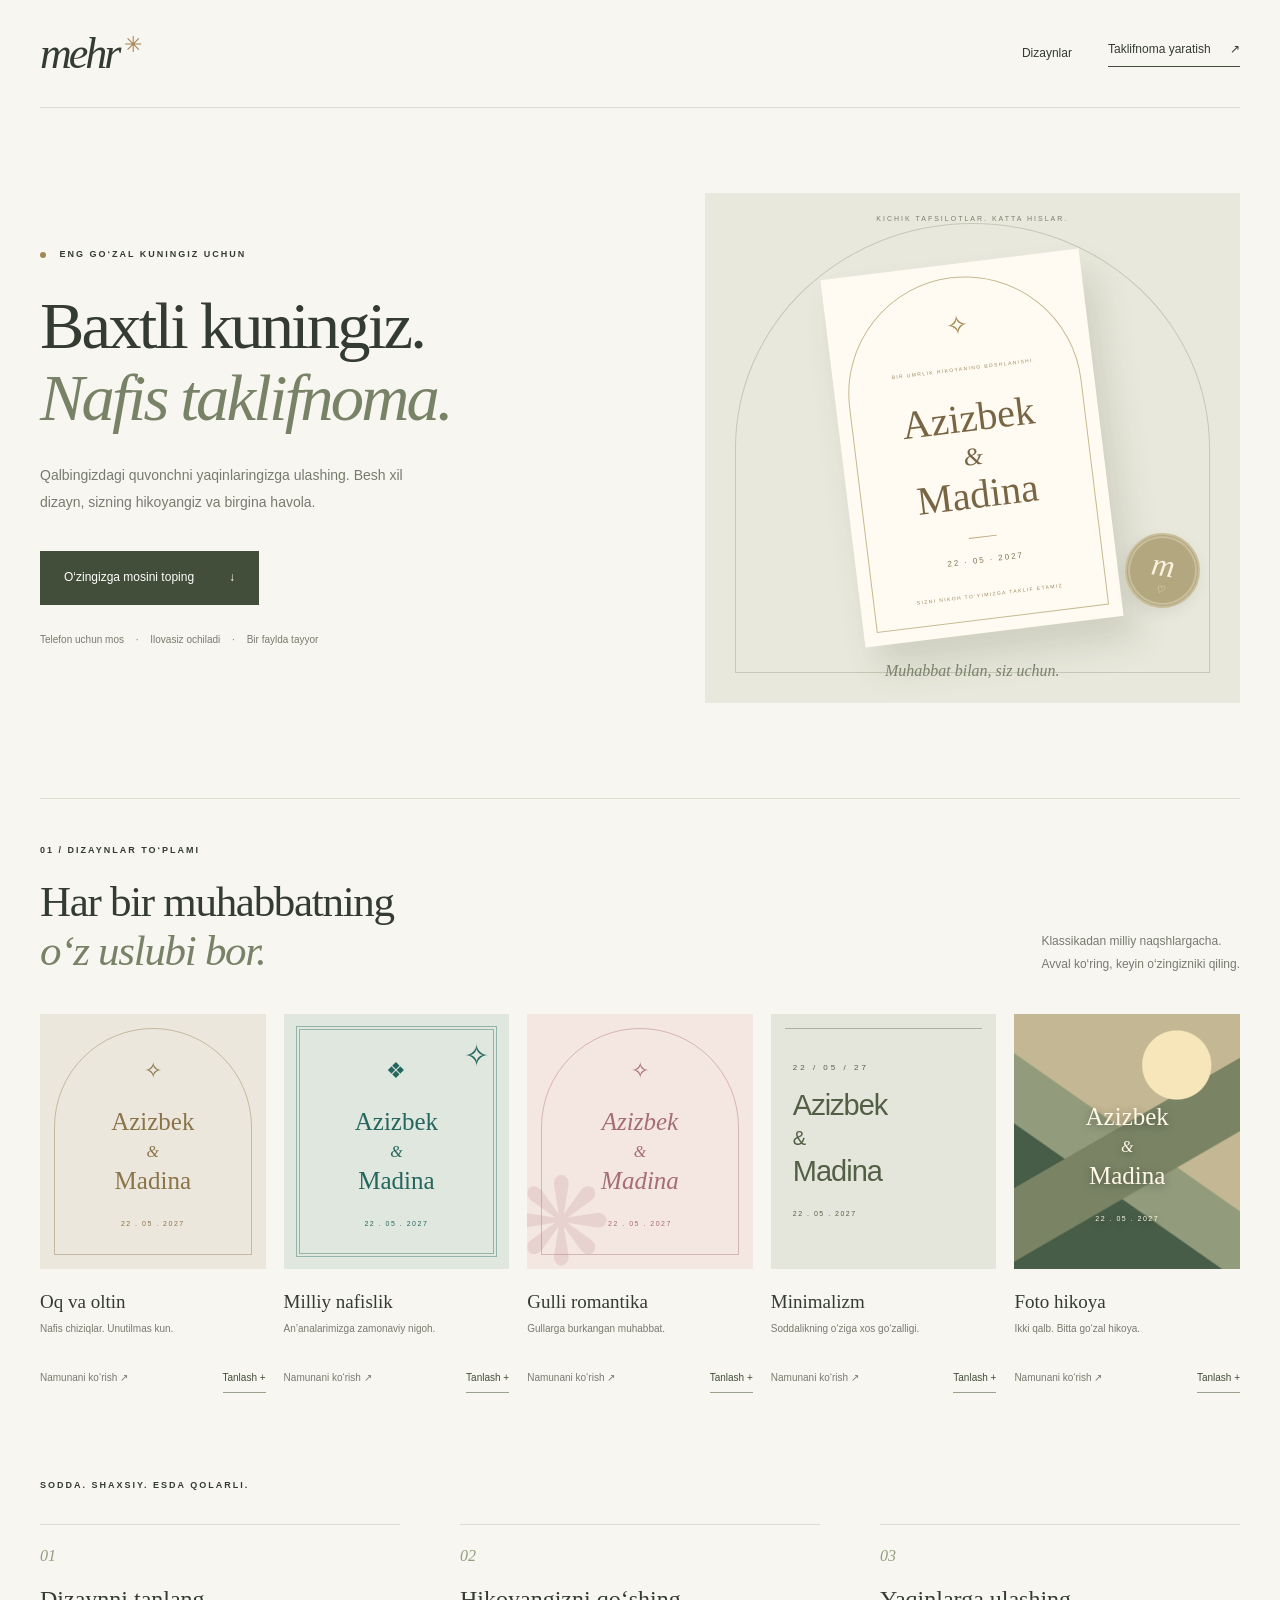
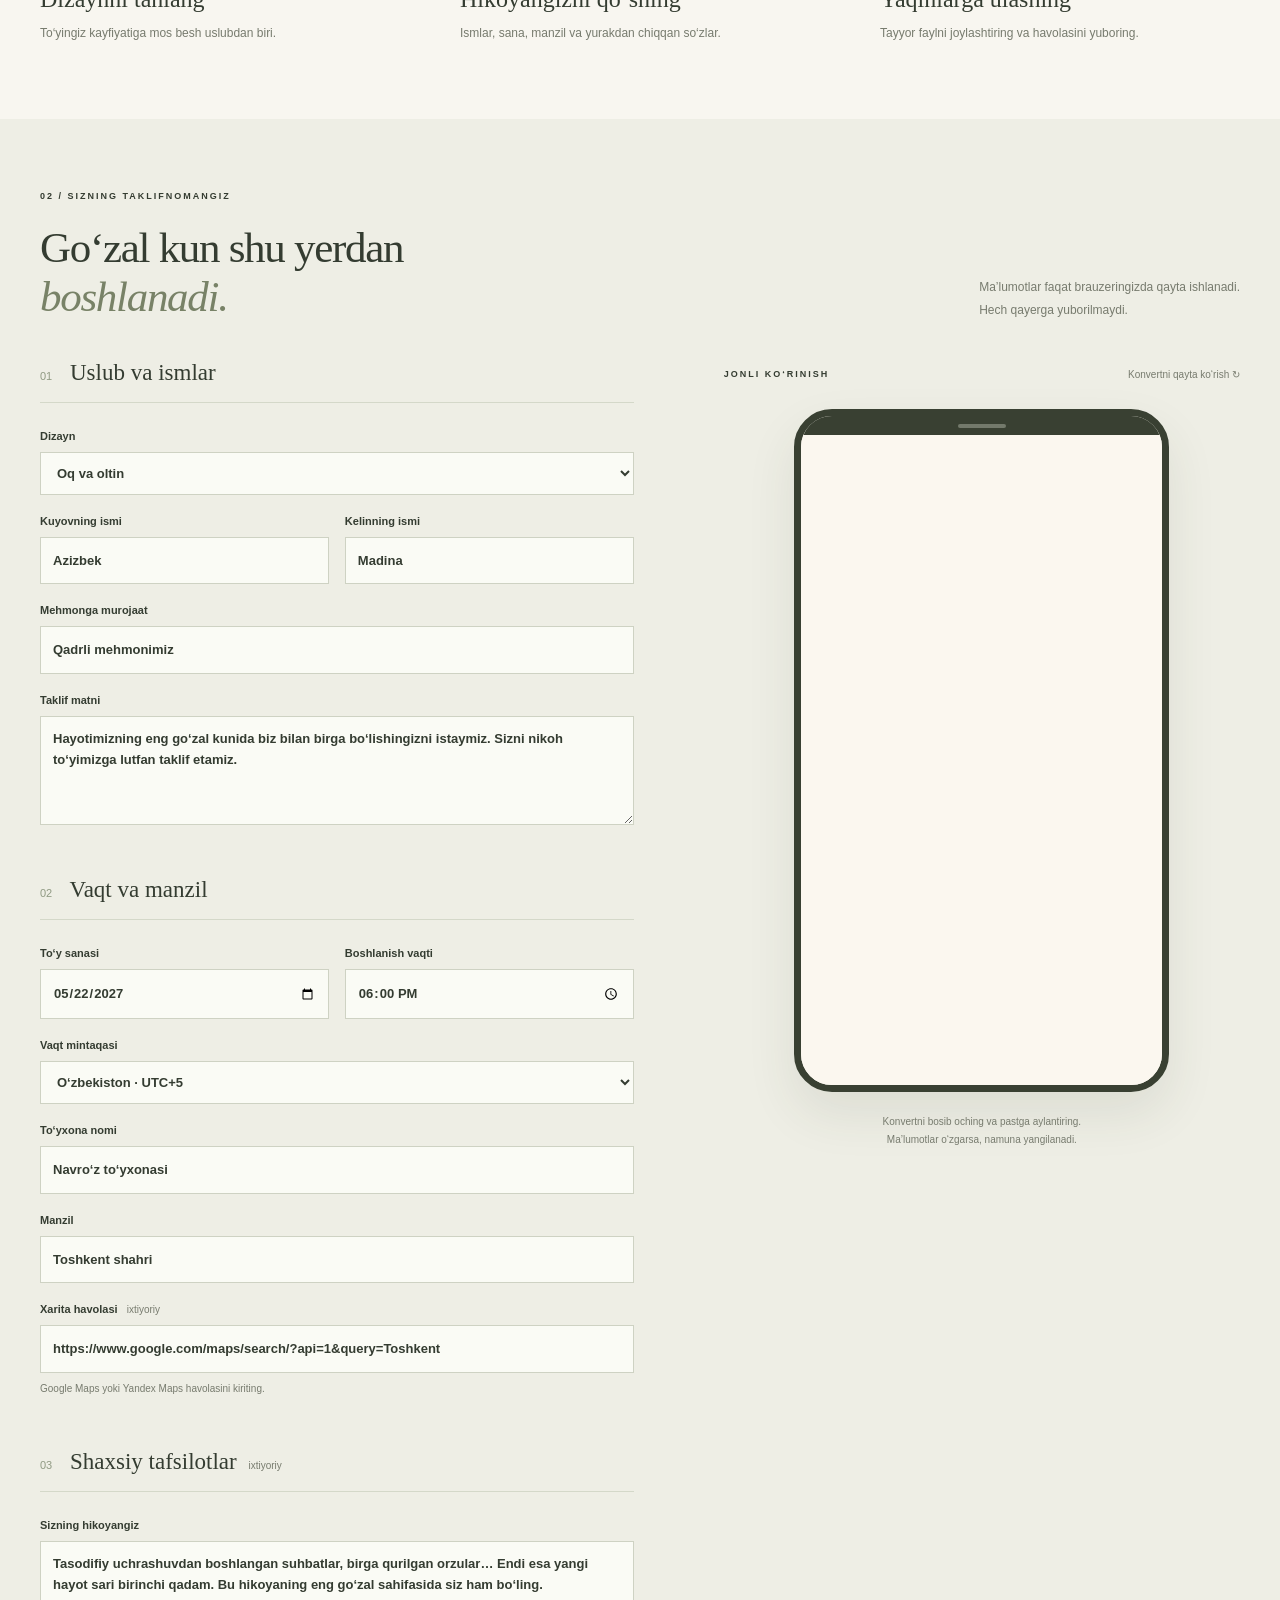
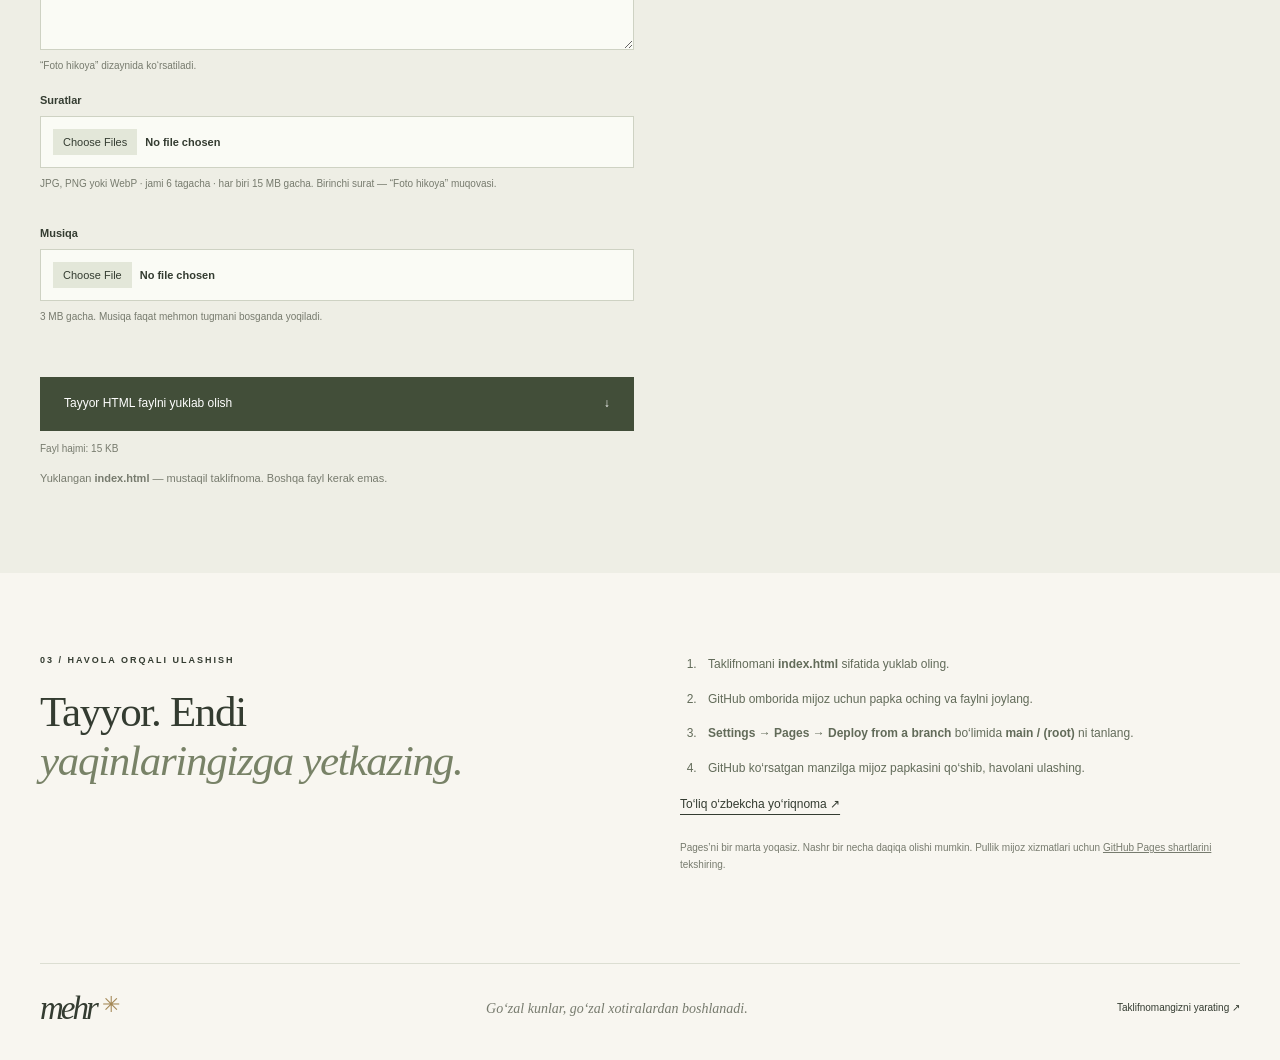
<file: index.html>
<!doctype html>
<html lang="uz">
<head>
  <meta charset="utf-8">
  <meta name="viewport" content="width=device-width, initial-scale=1">
  <meta name="theme-color" content="#f6f4ee">
  <meta name="description" content="Besh nafis dizaynda elektron to‘y taklifnomalari. O‘z taklifnomangizni yarating va tayyor HTML faylni yuklab oling.">
  <title>Mehr — elektron to‘y taklifnomalari</title>
  <link rel="stylesheet" href="studio.css">
  <script src="invitation.js" defer></script>
  <script src="studio.js" defer></script>
</head>
<body>
  <header class="site-header wrap"><a class="brand" href="#" aria-label="Mehr bosh sahifa">mehr<span>✳</span></a><nav aria-label="Asosiy"><a href="#designs">Dizaynlar</a><a class="nav-create" href="#create">Taklifnoma yaratish <span>↗</span></a></nav></header>
  <main>
    <section class="intro wrap">
      <div class="intro-copy"><div class="kicker"><span></span> ENG GO‘ZAL KUNINGIZ UCHUN</div><h1>Baxtli kuningiz.<br><em>Nafis taklifnoma.</em></h1><p>Qalbingizdagi quvonchni yaqinlaringizga ulashing. Besh xil dizayn, sizning hikoyangiz va birgina havola.</p><a class="primary" href="#designs">O‘zingizga mosini toping <span>↓</span></a><div class="intro-meta">Telefon uchun mos <i>·</i> Ilovasiz ochiladi <i>·</i> Bir faylda tayyor</div></div>
      <div class="hero-art" aria-label="Oq va oltin taklifnomaning bezakli namunasi"><div class="art-caption">KICHIK TAFSILOTLAR. KATTA HISLAR.</div><div class="art-card"><div class="art-arch"><span class="art-star">✧</span><div class="art-small">BIR UMRLIK HIKOYANING BOSHLANISHI</div><div class="art-names">Azizbek<em>&</em>Madina</div><div class="art-line"></div><div class="art-date">22 · 05 · 2027</div><div class="art-small bottom">SIZNI NIKOH TO‘YIMIZGA TAKLIF ETAMIZ</div></div></div><div class="art-seal">m<span>♡</span></div><div class="art-note">Muhabbat bilan, siz uchun.</div></div>
    </section>
    <section class="design-section wrap" id="designs"><div class="section-top"><div><div class="kicker">01 / DIZAYNLAR TO‘PLAMI</div><h2>Har bir muhabbatning<br><em>o‘z uslubi bor.</em></h2></div><p>Klassikadan milliy naqshlargacha.<br>Avval ko‘ring, keyin o‘zingizniki qiling.</p></div><div class="design-grid" id="design-grid"></div></section>
    <section class="how wrap"><div class="kicker">SODDA. SHAXSIY. ESDA QOLARLI.</div><div class="steps"><div><span>01</span><h3>Dizaynni tanlang</h3><p>To‘yingiz kayfiyatiga mos besh uslubdan biri.</p></div><div><span>02</span><h3>Hikoyangizni qo‘shing</h3><p>Ismlar, sana, manzil va yurakdan chiqqan so‘zlar.</p></div><div><span>03</span><h3>Yaqinlarga ulashing</h3><p>Tayyor faylni joylashtiring va havolasini yuboring.</p></div></div></section>
    <section class="workspace" id="create"><div class="wrap"><div class="section-top"><div><div class="kicker">02 / SIZNING TAKLIFNOMANGIZ</div><h2>Go‘zal kun shu yerdan<br><em>boshlanadi.</em></h2></div><p>Ma’lumotlar faqat brauzeringizda qayta ishlanadi.<br>Hech qayerga yuborilmaydi.</p></div>
      <div class="builder"><form id="editor">
        <fieldset><legend><span>01</span> Uslub va ismlar</legend><label>Dizayn<select name="theme" id="theme"></select></label><div class="pair"><label>Kuyovning ismi<input name="groom" required maxlength="60" autocomplete="off"></label><label>Kelinning ismi<input name="bride" required maxlength="60" autocomplete="off"></label></div><label>Mehmonga murojaat<input name="guest" required maxlength="160" autocomplete="off"></label><label>Taklif matni<textarea name="message" rows="4" required maxlength="1500"></textarea></label></fieldset>
        <fieldset><legend><span>02</span> Vaqt va manzil</legend><div class="pair"><label>To‘y sanasi<input type="date" name="date" required min="2000-01-01" max="2100-12-31"></label><label>Boshlanish vaqti<input type="time" name="time" required></label></div><label>Vaqt mintaqasi<select name="timezone"><option value="+05:00">O‘zbekiston · UTC+5</option><option value="+03:00">Moskva · UTC+3</option><option value="+06:00">Bishkek · UTC+6</option><option value="+04:00">Dubay · UTC+4</option><option value="+00:00">UTC</option><option value="+01:00">UTC+1</option><option value="+02:00">UTC+2</option><option value="-04:00">UTC−4</option><option value="-05:00">UTC−5</option><option value="-07:00">UTC−7</option><option value="-08:00">UTC−8</option><option value="custom">Boshqa vaqt mintaqasi…</option></select></label><label id="custom-zone-label" hidden>UTC siljishi (masalan, +05:30)<input id="custom-zone" value="+05:30" pattern="[+\-](0[0-9]|1[0-4]):[0-5][0-9]" maxlength="6"></label><label>To‘yxona nomi<input name="venue" required maxlength="160"></label><label>Manzil<input name="address" required maxlength="300"></label><label>Xarita havolasi <span class="optional">ixtiyoriy</span><input type="url" name="map" placeholder="https://maps.google.com/…" maxlength="2000"><small>Google Maps yoki Yandex Maps havolasini kiriting.</small></label></fieldset>
        <fieldset><legend><span>03</span> Shaxsiy tafsilotlar <span class="optional">ixtiyoriy</span></legend><label id="story-label">Sizning hikoyangiz<textarea name="story" rows="4" maxlength="2000"></textarea><small>“Foto hikoya” dizaynida ko‘rsatiladi.</small></label><label class="upload-label">Suratlar <input type="file" id="photos" accept="image/jpeg,image/png,image/webp" multiple><small>JPG, PNG yoki WebP · jami 6 tagacha · har biri 15 MB gacha. Birinchi surat — “Foto hikoya” muqovasi.</small></label><div class="photo-list" id="photo-list"></div><label class="upload-label">Musiqa<input type="file" id="audio" accept="audio/mpeg,audio/mp4,audio/ogg,audio/wav,audio/x-wav,audio/webm,audio/aac,audio/flac"><small>3 MB gacha. Musiqa faqat mehmon tugmani bosganda yoqiladi.</small></label><div id="audio-info" class="media-info"></div></fieldset>
        <p id="status" role="status" aria-live="polite"></p><div class="export-area"><button class="primary" type="submit" id="download">Tayyor HTML faylni yuklab olish <span>↓</span></button><span id="size-note"></span><p>Yuklangan <b>index.html</b> — mustaqil taklifnoma. Boshqa fayl kerak emas.</p></div>
      </form><aside class="preview-panel"><div class="preview-heading"><span class="kicker">JONLI KO‘RINISH</span><button type="button" id="restart">Konvertni qayta ko‘rish ↻</button></div><div class="phone"><div class="phone-top"><span></span></div><iframe id="preview" title="Taklifnomaning telefondagi jonli ko‘rinishi" sandbox="allow-scripts allow-popups allow-popups-to-escape-sandbox"></iframe></div><p class="preview-hint">Konvertni bosib oching va pastga aylantiring.<br>Ma’lumotlar o‘zgarsa, namuna yangilanadi.</p></aside></div>
    </div></section>
    <section class="publish wrap" id="guide"><div><div class="kicker">03 / HAVOLA ORQALI ULASHISH</div><h2>Tayyor. Endi<br><em>yaqinlaringizga yetkazing.</em></h2></div><div><ol><li>Taklifnomani <b>index.html</b> sifatida yuklab oling.</li><li>GitHub omborida mijoz uchun papka oching va faylni joylang.</li><li><b>Settings → Pages → Deploy from a branch</b> bo‘limida <b>main / (root)</b> ni tanlang.</li><li>GitHub ko‘rsatgan manzilga mijoz papkasini qo‘shib, havolani ulashing.</li></ol><a class="text-link" href="YORIQNOMA.md" target="_blank" rel="noopener">To‘liq o‘zbekcha yo‘riqnoma ↗</a><p class="hosting-note">Pages’ni bir marta yoqasiz. Nashr bir necha daqiqa olishi mumkin. Pullik mijoz xizmatlari uchun <a href="https://docs.github.com/en/pages/getting-started-with-github-pages/github-pages-limits" target="_blank" rel="noopener">GitHub Pages shartlarini</a> tekshiring.</p></div></section>
  </main>
  <footer class="site-footer wrap"><a class="brand" href="#">mehr<span>✳</span></a><span>Go‘zal kunlar, go‘zal xotiralardan boshlanadi.</span><a href="#create">Taklifnomangizni yarating ↗</a></footer>
</body>
</html>
</file>
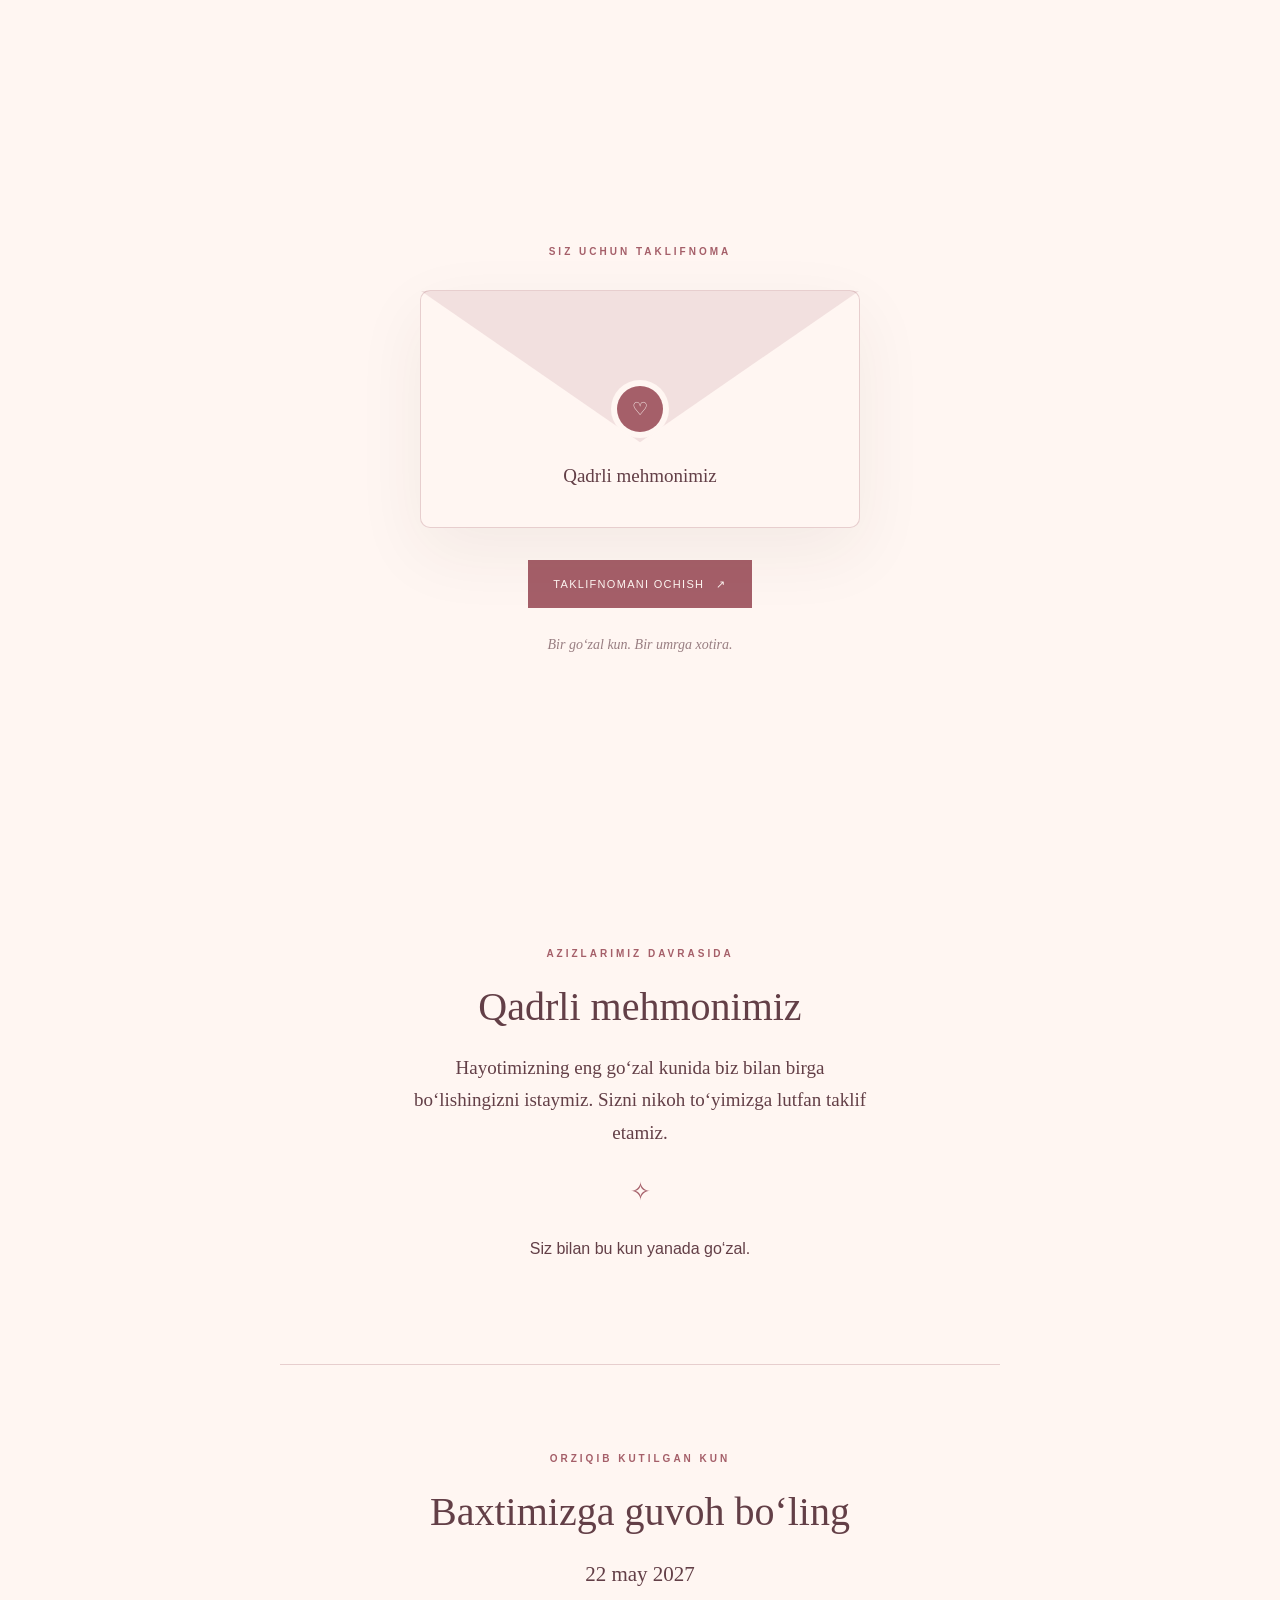
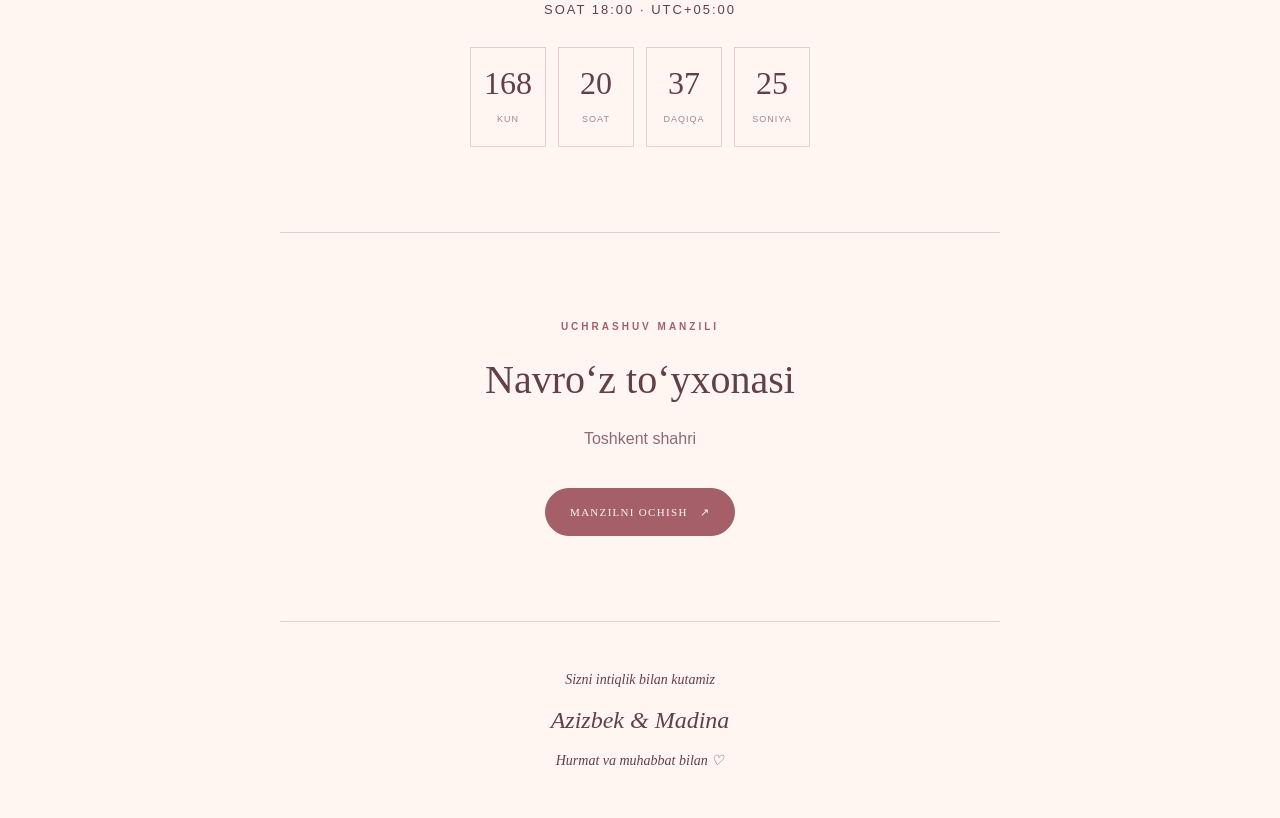
<file: demos/floral/index.html>
<!doctype html><html lang="uz"><head><meta charset="UTF-8"><meta name="viewport" content="width=device-width,initial-scale=1"><meta name="theme-color" content="#a55f69"><meta name="description" content="Azizbek va Madina — nikoh to‘yiga taklifnoma. 22 may 2027."><title>Azizbek &amp; Madina — Taklifnoma</title><style>
.illustration{overflow:hidden}
@media(max-width:600px){.floral .hero .botanical{width:170px;left:-65px;opacity:.45}.floral .hero .botanical.right{right:-65px;left:auto}}
*{box-sizing:border-box}html{scroll-behavior:smooth}body{margin:0;background:var(--bg);color:var(--ink);font:16px/1.7 Georgia,'Times New Roman',serif;--bg:#fbf7ef;--ink:#483d31;--accent:#a17b3e;--line:#b79b6352;--petal:#e9d4b7}button,a{-webkit-tap-highlight-color:transparent}button{font:inherit;cursor:pointer}a{color:inherit}button:focus-visible,a:focus-visible{outline:3px solid var(--accent);outline-offset:5px}.national{--bg:#f5f3e9;--ink:#224d48;--accent:#27736a;--line:#27736a55;--petal:#e2c18d}.floral{--bg:#fff6f2;--ink:#633f47;--accent:#a55f69;--line:#a55f6944;--petal:#f3d0cb}.minimal{--bg:#f1f0e9;--ink:#343b2f;--accent:#5e6b4f;--line:#5e6b4f44;--petal:#d4d8c4}.story{--bg:#f6efe5;--ink:#473d32;--accent:#906448;--line:#90644844;--petal:#e6d0b7}.sans,.eyebrow,button,.countdown,.small{font-family:Arial,sans-serif}.eyebrow{text-transform:uppercase;font-size:10px;letter-spacing:3px;color:var(--accent);font-weight:600}.cover{position:fixed;inset:0;z-index:10;background:var(--bg);display:grid;place-items:center;padding:24px;transition:opacity .45s,visibility .45s;overflow:auto;min-height:100svh}.cover.open{opacity:0;visibility:hidden;pointer-events:none}.cover-inner{text-align:center;width:min(100%,440px);padding:24px 0}.cover .eyebrow{margin-bottom:30px}.envelope{width:100%;height:238px;position:relative;border:1px solid var(--line);background:var(--bg);box-shadow:0 24px 70px #382c2410;display:flex;align-items:flex-end;justify-content:center;padding:0 18px 35px;isolation:isolate}.envelope:before{content:'';position:absolute;inset:0;clip-path:polygon(0 0,100% 0,50% 64%);background:var(--accent);opacity:.14;z-index:-1}.seal{position:absolute;top:calc(50% - 23px);left:calc(50% - 23px);width:46px;height:46px;border-radius:50%;display:grid;place-items:center;background:var(--accent);color:var(--bg);font-size:18px;box-shadow:0 0 0 6px var(--bg)}.guest{font-size:19px;overflow-wrap:anywhere}.open-button,.map-link{display:inline-flex;align-items:center;justify-content:center;gap:12px;min-height:48px;border:1px solid var(--accent);background:var(--accent);color:var(--bg);padding:12px 24px;font-size:11px;letter-spacing:1.3px;text-transform:uppercase;text-decoration:none}.open-button{margin-top:32px}.cover-caption{font-style:italic;font-size:14px;opacity:.65;margin:25px 0 0}.invitation{width:min(100%,760px);margin:auto;text-align:center;padding:20px 20px 0;overflow:hidden}.hero{position:relative;min-height:670px;min-height:92svh;display:flex;flex-direction:column;align-items:center;justify-content:center;padding:85px 25px 65px;border:1px solid var(--line);isolation:isolate}.hero:before{content:'';position:absolute;inset:8px;border:1px solid var(--line);z-index:-1}.monogram{width:70px;height:70px;border:1px solid var(--accent);border-radius:50%;display:grid;place-items:center;font-size:21px;margin-bottom:36px}.names{font-weight:400;font-size:clamp(45px,10vw,86px);line-height:1.04;margin:28px 0;letter-spacing:-2px;overflow-wrap:anywhere;max-width:100%}.names span{display:block}.names em{display:block;font-size:.42em;font-weight:400;margin:15px 0;letter-spacing:0;color:var(--accent)}.hero-date{font:12px Arial,sans-serif;letter-spacing:3px;margin:22px 0}.hero-bottom{margin-top:35px;font-size:12px;font-style:italic;opacity:.7}.scroll-mark{font-size:24px;color:var(--accent);margin-top:14px}.botanical{position:absolute;width:175px;bottom:0;left:-45px;color:var(--accent);opacity:.65;z-index:-1}.botanical.right{left:auto;right:-45px;top:0;bottom:auto;transform:rotate(180deg)}.ornament{display:none}.section{padding:70px 20px;border-bottom:1px solid var(--line)}.section h2{font-size:clamp(28px,6vw,40px);font-weight:400;line-height:1.25;margin:20px 0}.message{max-width:475px;margin:20px auto;font-size:19px;white-space:pre-line;overflow-wrap:anywhere}.divider{display:block;color:var(--accent);font-size:25px;margin:22px 0}.countdown{display:flex;justify-content:center;gap:12px;margin-top:30px}.countdown div{width:76px;border:1px solid var(--line);padding:16px 5px}.countdown strong{font:32px Georgia,serif;display:block;font-weight:400;line-height:1.2}.countdown span{font-size:9px;text-transform:uppercase;letter-spacing:1px;opacity:.6}.event-date{font-size:21px}.event-time{display:block;margin-top:10px;font:13px Arial,sans-serif;letter-spacing:2px}.address{white-space:pre-line;overflow-wrap:anywhere;opacity:.75}.map-link{margin-top:20px}.footer{padding:46px 12px;font-size:14px;font-style:italic}.footer b{font-weight:400;font-size:24px;display:block;margin:8px 0}.music{position:fixed;bottom:18px;right:18px;z-index:5;border:1px solid var(--line);background:var(--bg);color:var(--ink);border-radius:40px;padding:12px 16px;font:12px Arial,sans-serif;box-shadow:0 4px 25px #0001}.hero-photo,.illustration{display:none}.gallery{display:grid;grid-template-columns:1fr 1fr;gap:12px;margin-top:30px}.gallery img{width:100%;height:230px;object-fit:cover;border-radius:150px 150px 0 0}.gallery img:nth-child(even){margin-top:35px}.story-text{white-space:pre-line;max-width:470px;margin:20px auto;overflow-wrap:anywhere}.national .hero{border:8px double var(--accent);padding-top:100px}.national .hero:before{inset:8px;border:1px solid var(--accent)}.national .monogram{border-radius:0;transform:rotate(45deg);width:56px;height:56px}.national .monogram span{transform:rotate(-45deg)}.national .botanical{display:none}.national .ornament{display:block;position:absolute;width:72px;color:var(--accent);top:23px;left:23px;opacity:.65}.national .ornament.second{left:auto;right:23px;top:auto;bottom:23px}.national .names{font-style:italic}.national .section{border-bottom:3px double var(--line)}.floral .hero{border-radius:240px 240px 0 0;background:#fffaf6}.floral .hero:before{border-radius:240px 240px 0 0;inset:13px}.floral .monogram{border:0;font-style:italic;font-size:30px;margin-bottom:16px}.floral .botanical{width:235px;left:-47px;opacity:.7}.floral .botanical.right{right:-47px;left:auto}.floral .names{font-style:italic}.floral .map-link{border-radius:50px}.minimal .hero{border:0;align-items:flex-start;text-align:left;padding:55px 20px;min-height:85svh}.minimal .hero:before{border:0;border-top:1px solid var(--accent);inset:20px}.minimal .monogram{border:0;border-radius:0;margin:0 0 40px;width:auto;height:auto;font:11px Arial,sans-serif;letter-spacing:4px}.minimal .names{font-size:clamp(50px,11vw,90px);letter-spacing:-3px;margin:25px 0}.minimal .names em{font-family:Arial,sans-serif;font-size:.45em;margin:18px 0}.minimal .botanical{display:none}.minimal .hero-bottom{margin-top:35px}.minimal .section{text-align:left;padding:55px 20px}.minimal .message{margin-left:0}.minimal .countdown{justify-content:flex-start}.minimal .countdown div{border:0;border-top:1px solid var(--accent);text-align:left}.minimal .divider{font-size:16px}.story .hero{border:0;padding:45px 16px 35px;min-height:auto}.story .hero:before{display:none}.story .monogram{display:none}.story .hero-photo,.story .illustration{display:block;width:100%;height:390px;object-fit:cover;border-radius:210px 210px 4px 4px;margin:26px 0 0}.story .illustration svg{width:100%;height:100%;object-fit:cover}.story .names{position:relative;margin-top:28px;font-size:clamp(46px,9vw,72px)}.story .names span{display:inline}.story .names em{display:inline;margin:0 10px;font-size:.65em}.story .botanical{display:none}.story .hero-bottom{margin-top:12px}.story .hero-date{margin-top:12px}.national .envelope{border:5px double var(--accent)}.floral .envelope{border-radius:10px}.minimal .envelope{box-shadow:none}.photo-note{font:10px Arial,sans-serif;opacity:.5;margin:8px 0}.finished{font-size:20px}.hidden{display:none!important}[hidden]{display:none!important}@media(min-width:700px){.invitation{padding-top:40px}.hero{min-height:820px}.section{padding:85px 55px}.story .hero-photo,.story .illustration{height:520px}.gallery img{height:330px}}@media(max-width:360px){.invitation{padding:12px 12px 0}.hero{padding-left:16px;padding-right:16px}.section{padding:55px 12px}.countdown{gap:6px}.countdown div{width:62px}.envelope{height:215px}.guest{font-size:17px}.story .hero-photo,.story .illustration{height:310px}}@media(prefers-reduced-motion:reduce){html{scroll-behavior:auto}*,*:before,*:after{animation:none!important;transition:none!important}}
</style></head><body class="floral">
<div class="cover"><div class="cover-inner"><div class="eyebrow">Siz uchun taklifnoma</div><div class="envelope"><span class="seal" aria-hidden="true">♡</span><span class="guest">Qadrli mehmonimiz</span></div><button class="open-button" id="open">Taklifnomani ochish <span aria-hidden="true">↗</span></button><p class="cover-caption">Bir go‘zal kun. Bir umrga xotira.</p></div></div>
<main class="invitation" inert aria-hidden="true"><header class="hero"><div class="botanical"><svg viewBox="0 0 240 280" fill="none" aria-hidden="true"><g stroke="currentColor" stroke-width="1.2"><path d="M30 280Q120 195 133 72M73 215Q26 180 33 145Q78 150 87 195M105 163Q164 160 178 128Q132 113 116 139M124 110Q80 100 87 64Q120 69 127 90M50 250Q130 255 164 215Q110 196 77 234"/><path d="M138 77c-60-1-48-47-22-39-22-36 24-54 31-23 29-28 56 7 29 26 35 14 5 50-18 29-2 32-35 32-20 7Z" fill="var(--petal)"/><circle cx="149" cy="48" r="11"/><path d="M181 195c-33-3-28-28-10-24-9-24 19-32 22-12 21-14 34 9 14 20 18 12-2 32-15 17-4 19-21 17-11-1Z" fill="var(--petal)"/></g></svg></div><div class="botanical right"><svg viewBox="0 0 240 280" fill="none" aria-hidden="true"><g stroke="currentColor" stroke-width="1.2"><path d="M30 280Q120 195 133 72M73 215Q26 180 33 145Q78 150 87 195M105 163Q164 160 178 128Q132 113 116 139M124 110Q80 100 87 64Q120 69 127 90M50 250Q130 255 164 215Q110 196 77 234"/><path d="M138 77c-60-1-48-47-22-39-22-36 24-54 31-23 29-28 56 7 29 26 35 14 5 50-18 29-2 32-35 32-20 7Z" fill="var(--petal)"/><circle cx="149" cy="48" r="11"/><path d="M181 195c-33-3-28-28-10-24-9-24 19-32 22-12 21-14 34 9 14 20 18 12-2 32-15 17-4 19-21 17-11-1Z" fill="var(--petal)"/></g></svg></div><div class="ornament"><svg viewBox="0 0 120 120" aria-hidden="true" fill="none" stroke="currentColor"><path d="M60 2 74 28 103 17 92 46 118 60 92 74 103 103 74 92 60 118 46 92 17 103 28 74 2 60 28 46 17 17 46 28Z"/><path d="m60 20 12 28 28 12-28 12-12 28-12-28-28-12 28-12Z"/><circle cx="60" cy="60" r="12"/></svg></div><div class="ornament second"><svg viewBox="0 0 120 120" aria-hidden="true" fill="none" stroke="currentColor"><path d="M60 2 74 28 103 17 92 46 118 60 92 74 103 103 74 92 60 118 46 92 17 103 28 74 2 60 28 46 17 17 46 28Z"/><path d="m60 20 12 28 28 12-28 12-12 28-12-28-28-12 28-12Z"/><circle cx="60" cy="60" r="12"/></svg></div><div class="monogram"><span>AM</span></div><div class="eyebrow">Nikoh to‘yimizga taklif etamiz</div><h1 class="names" id="couple" tabindex="-1"><span>Azizbek</span> <em>&amp;</em> <span>Madina</span></h1><div class="hero-date">22 . 05 . 2027</div><div class="hero-bottom">Muhabbat bilan yozilgan yangi hikoya</div><div class="scroll-mark" aria-hidden="true">↓</div></header>
<section class="section"><div class="eyebrow">Azizlarimiz davrasida</div><h2>Qadrli mehmonimiz</h2><p class="message">Hayotimizning eng go‘zal kunida biz bilan birga bo‘lishingizni istaymiz. Sizni nikoh to‘yimizga lutfan taklif etamiz.</p><span class="divider" aria-hidden="true">✧</span><p class="small">Siz bilan bu kun yanada go‘zal.</p></section>
<section class="section"><div class="eyebrow">Orziqib kutilgan kun</div><h2>Baxtimizga guvoh bo‘ling</h2><div class="event-date">22 may 2027<span class="event-time">SOAT 18:00 · UTC+05:00</span></div><div class="countdown" id="countdown" data-target="2027-05-22T18:00:00+05:00" role="timer" aria-label="To‘ygacha qolgan vaqt"><div><strong>00</strong><span>Kun</span></div><div><strong>00</strong><span>Soat</span></div><div><strong>00</strong><span>Daqiqa</span></div><div><strong>00</strong><span>Soniya</span></div></div></section>
<section class="section"><div class="eyebrow">Uchrashuv manzili</div><h2>Navro‘z to‘yxonasi</h2><p class="address sans">Toshkent shahri</p><a class="map-link" href="https://www.google.com/maps/search/?api=1&amp;query=Toshkent" target="_blank" rel="noopener noreferrer">Manzilni ochish <span aria-hidden="true">↗</span></a></section><footer class="footer">Sizni intiqlik bilan kutamiz<b>Azizbek &amp; Madina</b><span>Hurmat va muhabbat bilan ♡</span></footer></main>
<script>(function runtime() {
    const cover = document.querySelector('.cover');
    const invitation = document.querySelector('.invitation');
    const open = document.getElementById('open');
    open.addEventListener('click', () => {
      cover.classList.add('open'); cover.setAttribute('aria-hidden', 'true'); cover.inert = true;
      invitation.inert = false; invitation.removeAttribute('aria-hidden');
      document.getElementById('couple').focus({preventScroll:true});
    });
    const countdown = document.getElementById('countdown');
    const target = Date.parse(countdown.dataset.target);
    function tick() {
      const diff = Math.max(0, target - Date.now());
      if (!Number.isFinite(diff) || diff === 0) { countdown.innerHTML = '<p class="finished">Baxtli kunimiz boshlandi ♡</p>'; return; }
      const seconds = Math.floor(diff/1000);
      const values = [Math.floor(seconds/86400), Math.floor(seconds/3600)%24, Math.floor(seconds/60)%60, seconds%60];
      countdown.querySelectorAll('strong').forEach((el,i) => { el.textContent = String(values[i]).padStart(2,'0'); });
    }
    tick(); setInterval(tick,1000);
    const control = document.getElementById('music');
    if (control) {
      let audio;
      control.addEventListener('click', async () => {
        if (!audio) { audio = new Audio(document.getElementById('music-data').textContent); audio.loop = true; }
        if (!audio.paused) { audio.pause(); control.textContent = '♫ Musiqani yoqish'; control.setAttribute('aria-pressed','false'); }
        else { try { await audio.play(); control.textContent = 'Ⅱ Musiqani to‘xtatish'; control.setAttribute('aria-pressed','true'); } catch { control.textContent = '♫ Qayta urinib ko‘ring'; control.setAttribute('aria-pressed','false'); } }
      });
      document.addEventListener('visibilitychange', () => { if (document.hidden && audio) { audio.pause(); control.textContent='♫ Musiqani yoqish'; control.setAttribute('aria-pressed','false'); } });
    }
  })();</script></body></html>
</file>
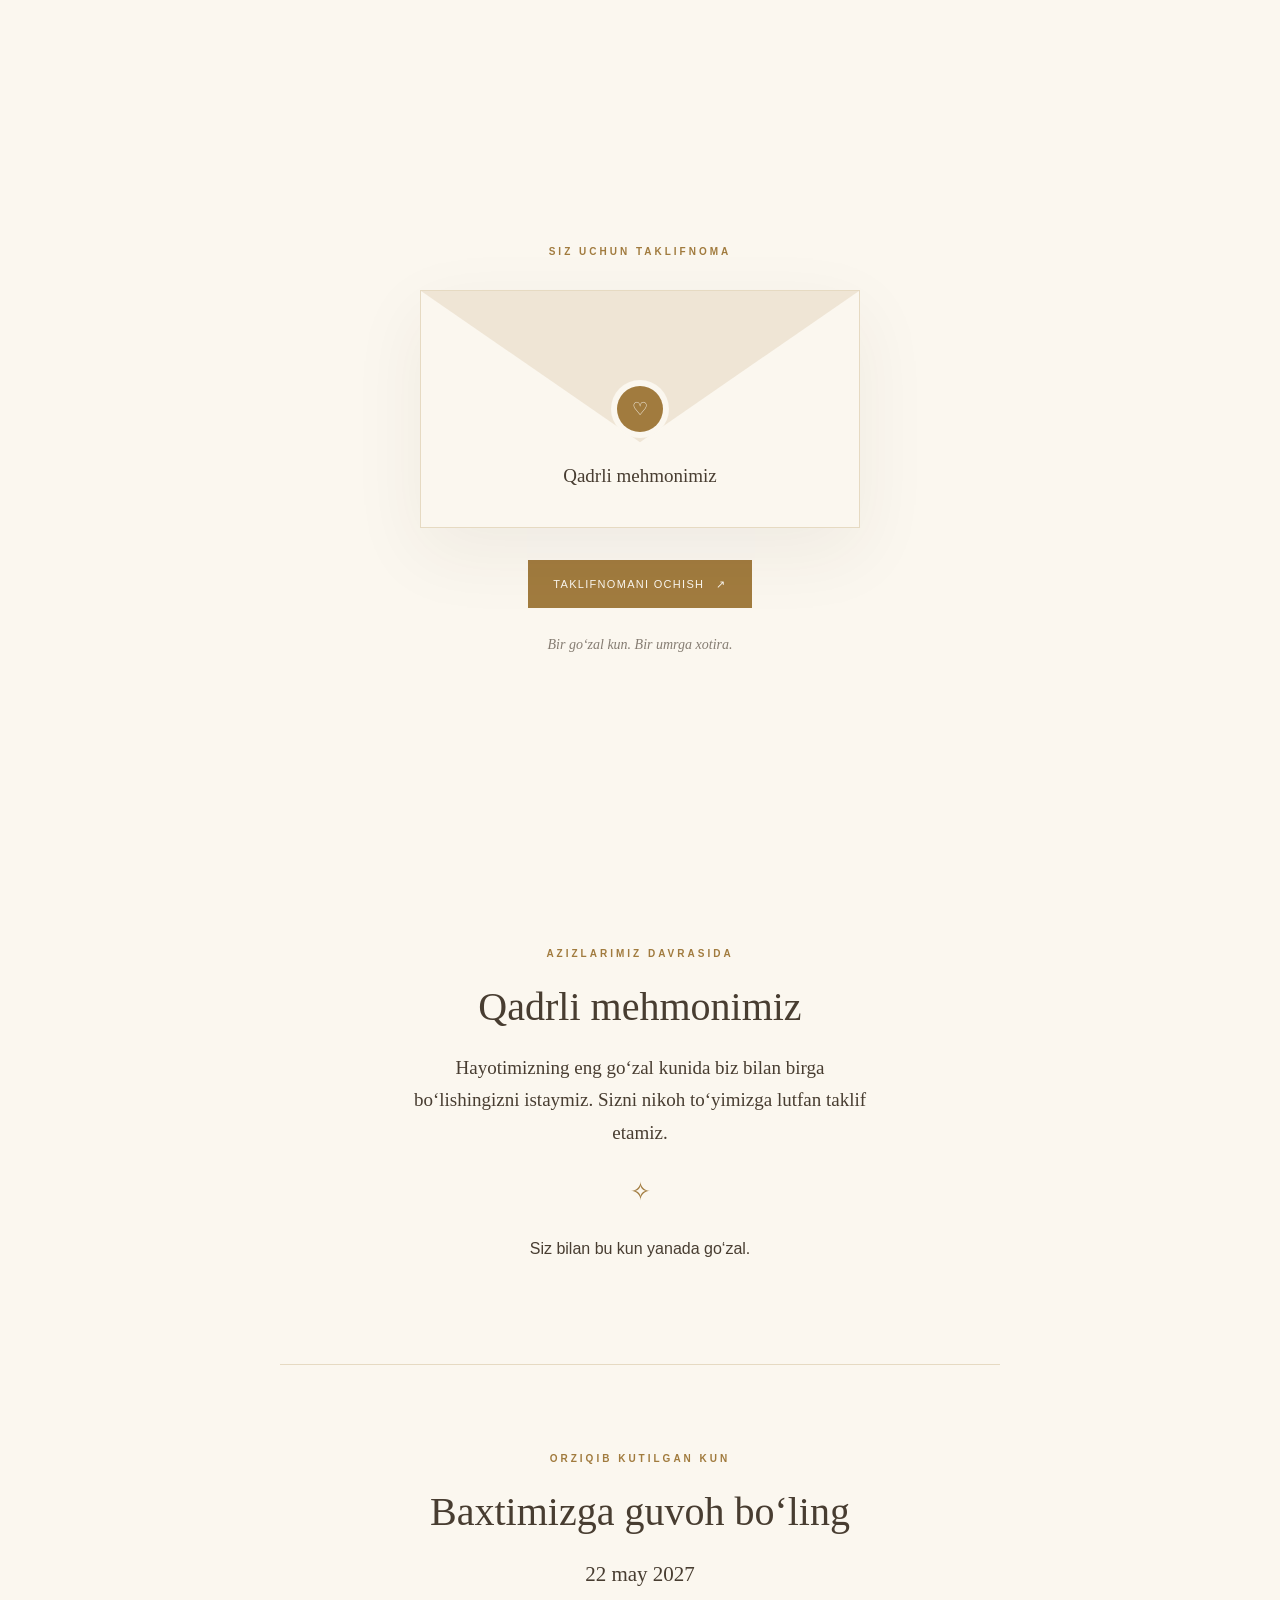
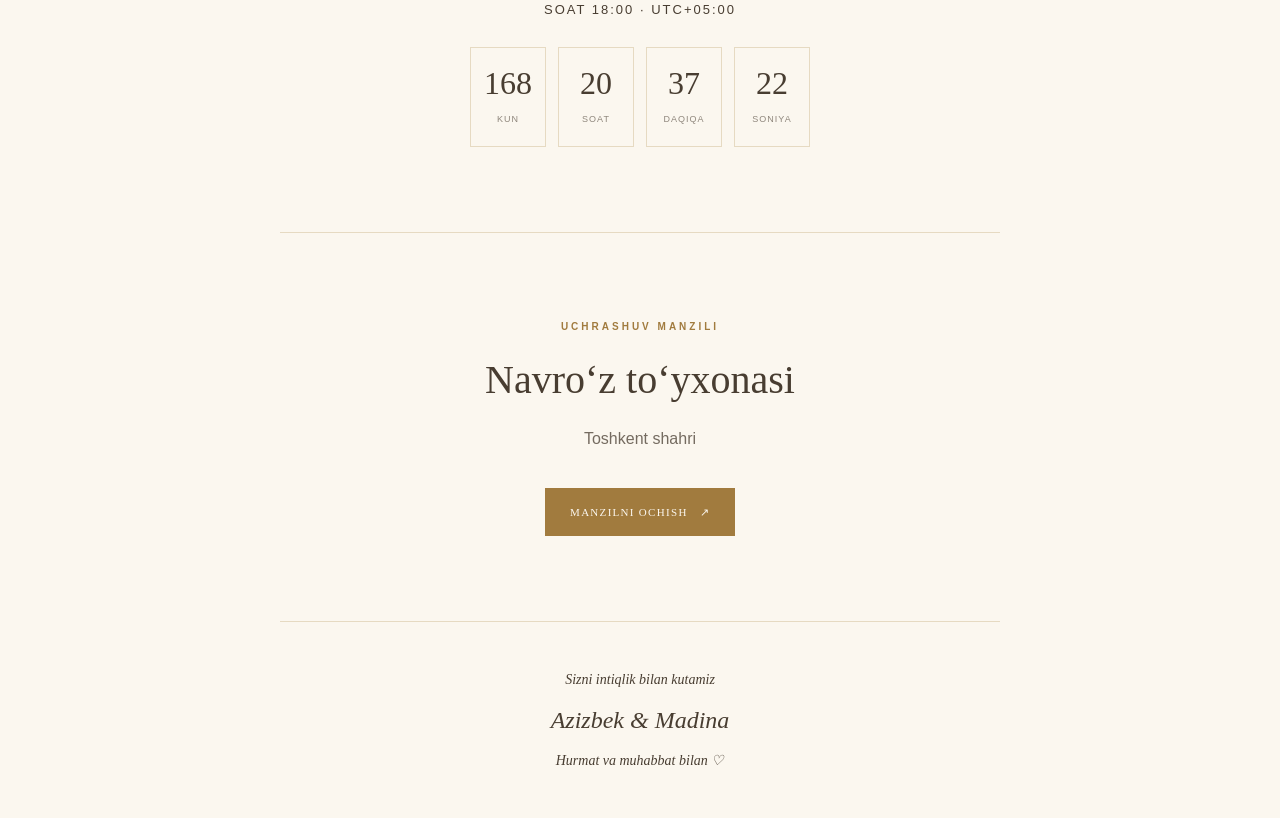
<file: demos/gold/index.html>
<!doctype html><html lang="uz"><head><meta charset="UTF-8"><meta name="viewport" content="width=device-width,initial-scale=1"><meta name="theme-color" content="#b28c4d"><meta name="description" content="Azizbek va Madina — nikoh to‘yiga taklifnoma. 22 may 2027."><title>Azizbek &amp; Madina — Taklifnoma</title><style>
.illustration{overflow:hidden}
@media(max-width:600px){.floral .hero .botanical{width:170px;left:-65px;opacity:.45}.floral .hero .botanical.right{right:-65px;left:auto}}
*{box-sizing:border-box}html{scroll-behavior:smooth}body{margin:0;background:var(--bg);color:var(--ink);font:16px/1.7 Georgia,'Times New Roman',serif;--bg:#fbf7ef;--ink:#483d31;--accent:#a17b3e;--line:#b79b6352;--petal:#e9d4b7}button,a{-webkit-tap-highlight-color:transparent}button{font:inherit;cursor:pointer}a{color:inherit}button:focus-visible,a:focus-visible{outline:3px solid var(--accent);outline-offset:5px}.national{--bg:#f5f3e9;--ink:#224d48;--accent:#27736a;--line:#27736a55;--petal:#e2c18d}.floral{--bg:#fff6f2;--ink:#633f47;--accent:#a55f69;--line:#a55f6944;--petal:#f3d0cb}.minimal{--bg:#f1f0e9;--ink:#343b2f;--accent:#5e6b4f;--line:#5e6b4f44;--petal:#d4d8c4}.story{--bg:#f6efe5;--ink:#473d32;--accent:#906448;--line:#90644844;--petal:#e6d0b7}.sans,.eyebrow,button,.countdown,.small{font-family:Arial,sans-serif}.eyebrow{text-transform:uppercase;font-size:10px;letter-spacing:3px;color:var(--accent);font-weight:600}.cover{position:fixed;inset:0;z-index:10;background:var(--bg);display:grid;place-items:center;padding:24px;transition:opacity .45s,visibility .45s;overflow:auto;min-height:100svh}.cover.open{opacity:0;visibility:hidden;pointer-events:none}.cover-inner{text-align:center;width:min(100%,440px);padding:24px 0}.cover .eyebrow{margin-bottom:30px}.envelope{width:100%;height:238px;position:relative;border:1px solid var(--line);background:var(--bg);box-shadow:0 24px 70px #382c2410;display:flex;align-items:flex-end;justify-content:center;padding:0 18px 35px;isolation:isolate}.envelope:before{content:'';position:absolute;inset:0;clip-path:polygon(0 0,100% 0,50% 64%);background:var(--accent);opacity:.14;z-index:-1}.seal{position:absolute;top:calc(50% - 23px);left:calc(50% - 23px);width:46px;height:46px;border-radius:50%;display:grid;place-items:center;background:var(--accent);color:var(--bg);font-size:18px;box-shadow:0 0 0 6px var(--bg)}.guest{font-size:19px;overflow-wrap:anywhere}.open-button,.map-link{display:inline-flex;align-items:center;justify-content:center;gap:12px;min-height:48px;border:1px solid var(--accent);background:var(--accent);color:var(--bg);padding:12px 24px;font-size:11px;letter-spacing:1.3px;text-transform:uppercase;text-decoration:none}.open-button{margin-top:32px}.cover-caption{font-style:italic;font-size:14px;opacity:.65;margin:25px 0 0}.invitation{width:min(100%,760px);margin:auto;text-align:center;padding:20px 20px 0;overflow:hidden}.hero{position:relative;min-height:670px;min-height:92svh;display:flex;flex-direction:column;align-items:center;justify-content:center;padding:85px 25px 65px;border:1px solid var(--line);isolation:isolate}.hero:before{content:'';position:absolute;inset:8px;border:1px solid var(--line);z-index:-1}.monogram{width:70px;height:70px;border:1px solid var(--accent);border-radius:50%;display:grid;place-items:center;font-size:21px;margin-bottom:36px}.names{font-weight:400;font-size:clamp(45px,10vw,86px);line-height:1.04;margin:28px 0;letter-spacing:-2px;overflow-wrap:anywhere;max-width:100%}.names span{display:block}.names em{display:block;font-size:.42em;font-weight:400;margin:15px 0;letter-spacing:0;color:var(--accent)}.hero-date{font:12px Arial,sans-serif;letter-spacing:3px;margin:22px 0}.hero-bottom{margin-top:35px;font-size:12px;font-style:italic;opacity:.7}.scroll-mark{font-size:24px;color:var(--accent);margin-top:14px}.botanical{position:absolute;width:175px;bottom:0;left:-45px;color:var(--accent);opacity:.65;z-index:-1}.botanical.right{left:auto;right:-45px;top:0;bottom:auto;transform:rotate(180deg)}.ornament{display:none}.section{padding:70px 20px;border-bottom:1px solid var(--line)}.section h2{font-size:clamp(28px,6vw,40px);font-weight:400;line-height:1.25;margin:20px 0}.message{max-width:475px;margin:20px auto;font-size:19px;white-space:pre-line;overflow-wrap:anywhere}.divider{display:block;color:var(--accent);font-size:25px;margin:22px 0}.countdown{display:flex;justify-content:center;gap:12px;margin-top:30px}.countdown div{width:76px;border:1px solid var(--line);padding:16px 5px}.countdown strong{font:32px Georgia,serif;display:block;font-weight:400;line-height:1.2}.countdown span{font-size:9px;text-transform:uppercase;letter-spacing:1px;opacity:.6}.event-date{font-size:21px}.event-time{display:block;margin-top:10px;font:13px Arial,sans-serif;letter-spacing:2px}.address{white-space:pre-line;overflow-wrap:anywhere;opacity:.75}.map-link{margin-top:20px}.footer{padding:46px 12px;font-size:14px;font-style:italic}.footer b{font-weight:400;font-size:24px;display:block;margin:8px 0}.music{position:fixed;bottom:18px;right:18px;z-index:5;border:1px solid var(--line);background:var(--bg);color:var(--ink);border-radius:40px;padding:12px 16px;font:12px Arial,sans-serif;box-shadow:0 4px 25px #0001}.hero-photo,.illustration{display:none}.gallery{display:grid;grid-template-columns:1fr 1fr;gap:12px;margin-top:30px}.gallery img{width:100%;height:230px;object-fit:cover;border-radius:150px 150px 0 0}.gallery img:nth-child(even){margin-top:35px}.story-text{white-space:pre-line;max-width:470px;margin:20px auto;overflow-wrap:anywhere}.national .hero{border:8px double var(--accent);padding-top:100px}.national .hero:before{inset:8px;border:1px solid var(--accent)}.national .monogram{border-radius:0;transform:rotate(45deg);width:56px;height:56px}.national .monogram span{transform:rotate(-45deg)}.national .botanical{display:none}.national .ornament{display:block;position:absolute;width:72px;color:var(--accent);top:23px;left:23px;opacity:.65}.national .ornament.second{left:auto;right:23px;top:auto;bottom:23px}.national .names{font-style:italic}.national .section{border-bottom:3px double var(--line)}.floral .hero{border-radius:240px 240px 0 0;background:#fffaf6}.floral .hero:before{border-radius:240px 240px 0 0;inset:13px}.floral .monogram{border:0;font-style:italic;font-size:30px;margin-bottom:16px}.floral .botanical{width:235px;left:-47px;opacity:.7}.floral .botanical.right{right:-47px;left:auto}.floral .names{font-style:italic}.floral .map-link{border-radius:50px}.minimal .hero{border:0;align-items:flex-start;text-align:left;padding:55px 20px;min-height:85svh}.minimal .hero:before{border:0;border-top:1px solid var(--accent);inset:20px}.minimal .monogram{border:0;border-radius:0;margin:0 0 40px;width:auto;height:auto;font:11px Arial,sans-serif;letter-spacing:4px}.minimal .names{font-size:clamp(50px,11vw,90px);letter-spacing:-3px;margin:25px 0}.minimal .names em{font-family:Arial,sans-serif;font-size:.45em;margin:18px 0}.minimal .botanical{display:none}.minimal .hero-bottom{margin-top:35px}.minimal .section{text-align:left;padding:55px 20px}.minimal .message{margin-left:0}.minimal .countdown{justify-content:flex-start}.minimal .countdown div{border:0;border-top:1px solid var(--accent);text-align:left}.minimal .divider{font-size:16px}.story .hero{border:0;padding:45px 16px 35px;min-height:auto}.story .hero:before{display:none}.story .monogram{display:none}.story .hero-photo,.story .illustration{display:block;width:100%;height:390px;object-fit:cover;border-radius:210px 210px 4px 4px;margin:26px 0 0}.story .illustration svg{width:100%;height:100%;object-fit:cover}.story .names{position:relative;margin-top:28px;font-size:clamp(46px,9vw,72px)}.story .names span{display:inline}.story .names em{display:inline;margin:0 10px;font-size:.65em}.story .botanical{display:none}.story .hero-bottom{margin-top:12px}.story .hero-date{margin-top:12px}.national .envelope{border:5px double var(--accent)}.floral .envelope{border-radius:10px}.minimal .envelope{box-shadow:none}.photo-note{font:10px Arial,sans-serif;opacity:.5;margin:8px 0}.finished{font-size:20px}.hidden{display:none!important}[hidden]{display:none!important}@media(min-width:700px){.invitation{padding-top:40px}.hero{min-height:820px}.section{padding:85px 55px}.story .hero-photo,.story .illustration{height:520px}.gallery img{height:330px}}@media(max-width:360px){.invitation{padding:12px 12px 0}.hero{padding-left:16px;padding-right:16px}.section{padding:55px 12px}.countdown{gap:6px}.countdown div{width:62px}.envelope{height:215px}.guest{font-size:17px}.story .hero-photo,.story .illustration{height:310px}}@media(prefers-reduced-motion:reduce){html{scroll-behavior:auto}*,*:before,*:after{animation:none!important;transition:none!important}}
</style></head><body class="gold">
<div class="cover"><div class="cover-inner"><div class="eyebrow">Siz uchun taklifnoma</div><div class="envelope"><span class="seal" aria-hidden="true">♡</span><span class="guest">Qadrli mehmonimiz</span></div><button class="open-button" id="open">Taklifnomani ochish <span aria-hidden="true">↗</span></button><p class="cover-caption">Bir go‘zal kun. Bir umrga xotira.</p></div></div>
<main class="invitation" inert aria-hidden="true"><header class="hero"><div class="botanical"><svg viewBox="0 0 240 280" fill="none" aria-hidden="true"><g stroke="currentColor" stroke-width="1.2"><path d="M30 280Q120 195 133 72M73 215Q26 180 33 145Q78 150 87 195M105 163Q164 160 178 128Q132 113 116 139M124 110Q80 100 87 64Q120 69 127 90M50 250Q130 255 164 215Q110 196 77 234"/><path d="M138 77c-60-1-48-47-22-39-22-36 24-54 31-23 29-28 56 7 29 26 35 14 5 50-18 29-2 32-35 32-20 7Z" fill="var(--petal)"/><circle cx="149" cy="48" r="11"/><path d="M181 195c-33-3-28-28-10-24-9-24 19-32 22-12 21-14 34 9 14 20 18 12-2 32-15 17-4 19-21 17-11-1Z" fill="var(--petal)"/></g></svg></div><div class="botanical right"><svg viewBox="0 0 240 280" fill="none" aria-hidden="true"><g stroke="currentColor" stroke-width="1.2"><path d="M30 280Q120 195 133 72M73 215Q26 180 33 145Q78 150 87 195M105 163Q164 160 178 128Q132 113 116 139M124 110Q80 100 87 64Q120 69 127 90M50 250Q130 255 164 215Q110 196 77 234"/><path d="M138 77c-60-1-48-47-22-39-22-36 24-54 31-23 29-28 56 7 29 26 35 14 5 50-18 29-2 32-35 32-20 7Z" fill="var(--petal)"/><circle cx="149" cy="48" r="11"/><path d="M181 195c-33-3-28-28-10-24-9-24 19-32 22-12 21-14 34 9 14 20 18 12-2 32-15 17-4 19-21 17-11-1Z" fill="var(--petal)"/></g></svg></div><div class="ornament"><svg viewBox="0 0 120 120" aria-hidden="true" fill="none" stroke="currentColor"><path d="M60 2 74 28 103 17 92 46 118 60 92 74 103 103 74 92 60 118 46 92 17 103 28 74 2 60 28 46 17 17 46 28Z"/><path d="m60 20 12 28 28 12-28 12-12 28-12-28-28-12 28-12Z"/><circle cx="60" cy="60" r="12"/></svg></div><div class="ornament second"><svg viewBox="0 0 120 120" aria-hidden="true" fill="none" stroke="currentColor"><path d="M60 2 74 28 103 17 92 46 118 60 92 74 103 103 74 92 60 118 46 92 17 103 28 74 2 60 28 46 17 17 46 28Z"/><path d="m60 20 12 28 28 12-28 12-12 28-12-28-28-12 28-12Z"/><circle cx="60" cy="60" r="12"/></svg></div><div class="monogram"><span>AM</span></div><div class="eyebrow">Nikoh to‘yimizga taklif etamiz</div><h1 class="names" id="couple" tabindex="-1"><span>Azizbek</span> <em>&amp;</em> <span>Madina</span></h1><div class="hero-date">22 . 05 . 2027</div><div class="hero-bottom">Muhabbat bilan yozilgan yangi hikoya</div><div class="scroll-mark" aria-hidden="true">↓</div></header>
<section class="section"><div class="eyebrow">Azizlarimiz davrasida</div><h2>Qadrli mehmonimiz</h2><p class="message">Hayotimizning eng go‘zal kunida biz bilan birga bo‘lishingizni istaymiz. Sizni nikoh to‘yimizga lutfan taklif etamiz.</p><span class="divider" aria-hidden="true">✧</span><p class="small">Siz bilan bu kun yanada go‘zal.</p></section>
<section class="section"><div class="eyebrow">Orziqib kutilgan kun</div><h2>Baxtimizga guvoh bo‘ling</h2><div class="event-date">22 may 2027<span class="event-time">SOAT 18:00 · UTC+05:00</span></div><div class="countdown" id="countdown" data-target="2027-05-22T18:00:00+05:00" role="timer" aria-label="To‘ygacha qolgan vaqt"><div><strong>00</strong><span>Kun</span></div><div><strong>00</strong><span>Soat</span></div><div><strong>00</strong><span>Daqiqa</span></div><div><strong>00</strong><span>Soniya</span></div></div></section>
<section class="section"><div class="eyebrow">Uchrashuv manzili</div><h2>Navro‘z to‘yxonasi</h2><p class="address sans">Toshkent shahri</p><a class="map-link" href="https://www.google.com/maps/search/?api=1&amp;query=Toshkent" target="_blank" rel="noopener noreferrer">Manzilni ochish <span aria-hidden="true">↗</span></a></section><footer class="footer">Sizni intiqlik bilan kutamiz<b>Azizbek &amp; Madina</b><span>Hurmat va muhabbat bilan ♡</span></footer></main>
<script>(function runtime() {
    const cover = document.querySelector('.cover');
    const invitation = document.querySelector('.invitation');
    const open = document.getElementById('open');
    open.addEventListener('click', () => {
      cover.classList.add('open'); cover.setAttribute('aria-hidden', 'true'); cover.inert = true;
      invitation.inert = false; invitation.removeAttribute('aria-hidden');
      document.getElementById('couple').focus({preventScroll:true});
    });
    const countdown = document.getElementById('countdown');
    const target = Date.parse(countdown.dataset.target);
    function tick() {
      const diff = Math.max(0, target - Date.now());
      if (!Number.isFinite(diff) || diff === 0) { countdown.innerHTML = '<p class="finished">Baxtli kunimiz boshlandi ♡</p>'; return; }
      const seconds = Math.floor(diff/1000);
      const values = [Math.floor(seconds/86400), Math.floor(seconds/3600)%24, Math.floor(seconds/60)%60, seconds%60];
      countdown.querySelectorAll('strong').forEach((el,i) => { el.textContent = String(values[i]).padStart(2,'0'); });
    }
    tick(); setInterval(tick,1000);
    const control = document.getElementById('music');
    if (control) {
      let audio;
      control.addEventListener('click', async () => {
        if (!audio) { audio = new Audio(document.getElementById('music-data').textContent); audio.loop = true; }
        if (!audio.paused) { audio.pause(); control.textContent = '♫ Musiqani yoqish'; control.setAttribute('aria-pressed','false'); }
        else { try { await audio.play(); control.textContent = 'Ⅱ Musiqani to‘xtatish'; control.setAttribute('aria-pressed','true'); } catch { control.textContent = '♫ Qayta urinib ko‘ring'; control.setAttribute('aria-pressed','false'); } }
      });
      document.addEventListener('visibilitychange', () => { if (document.hidden && audio) { audio.pause(); control.textContent='♫ Musiqani yoqish'; control.setAttribute('aria-pressed','false'); } });
    }
  })();</script></body></html>
</file>
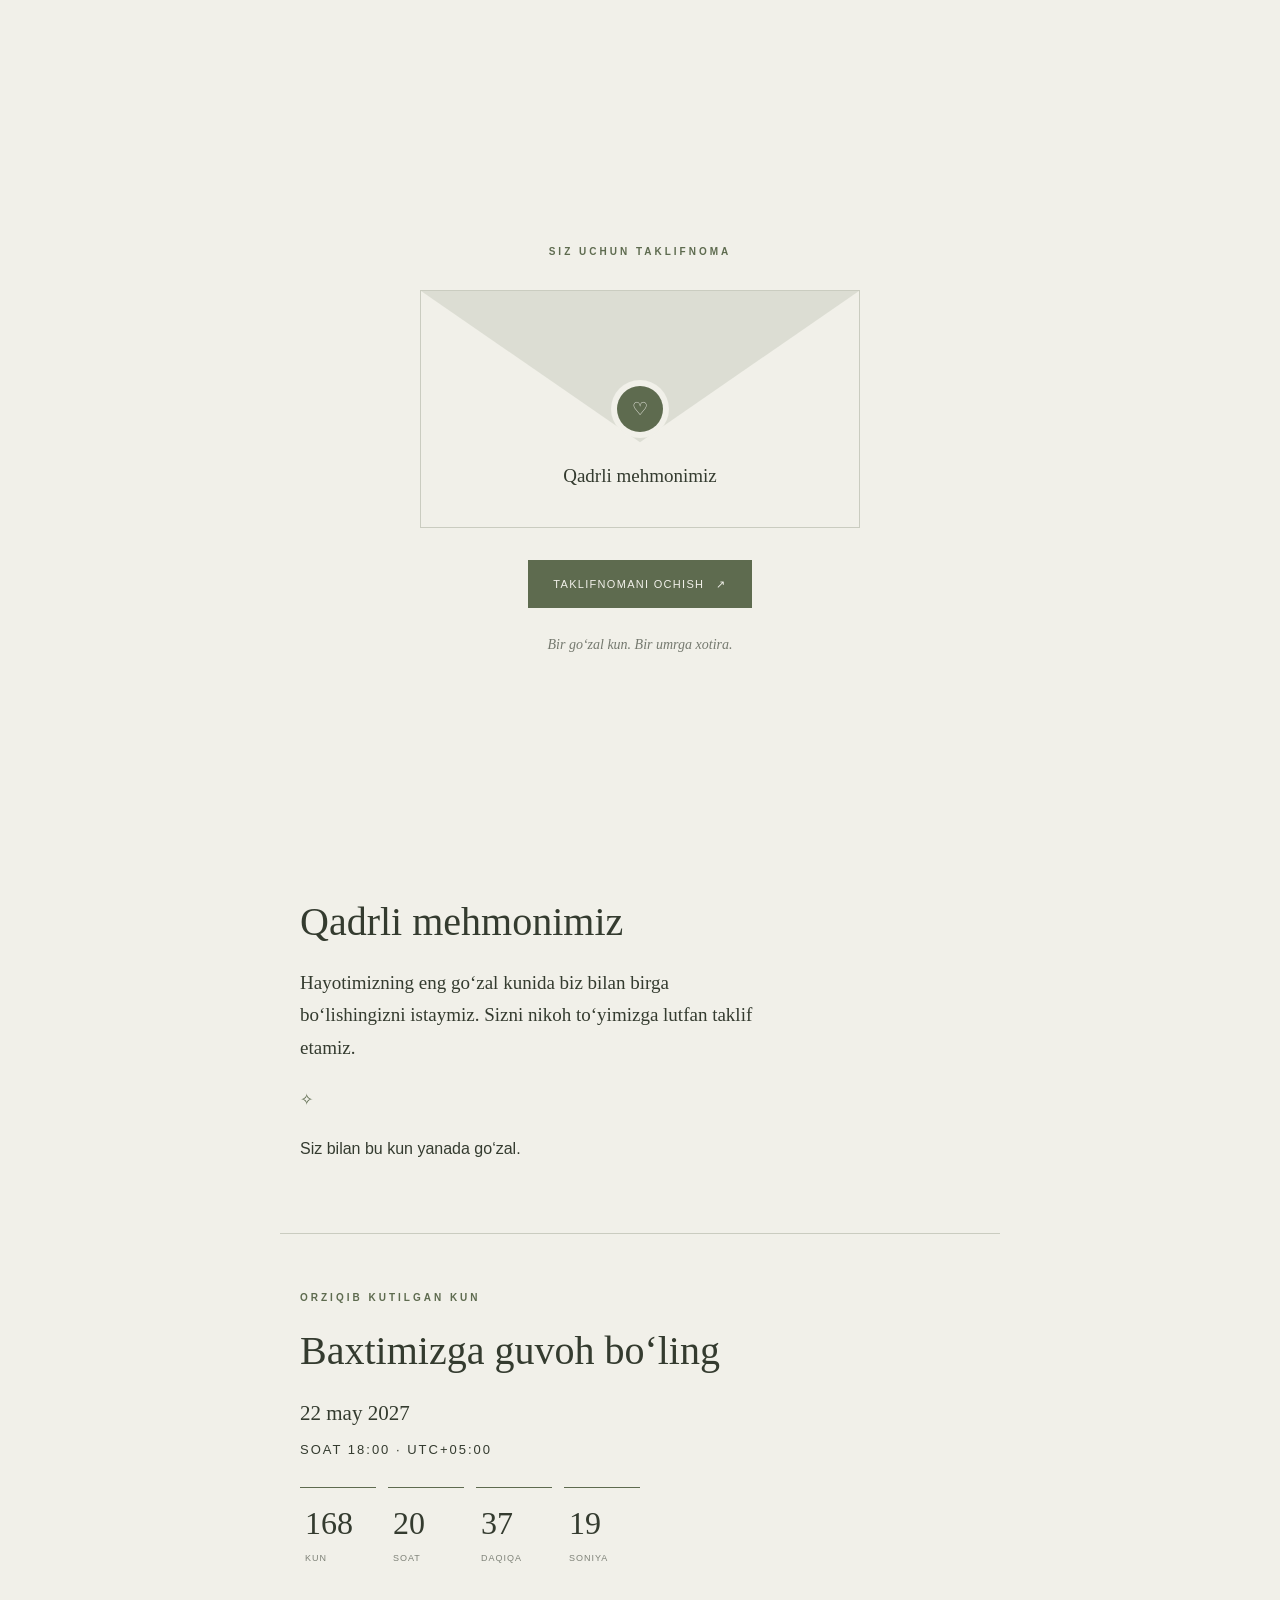
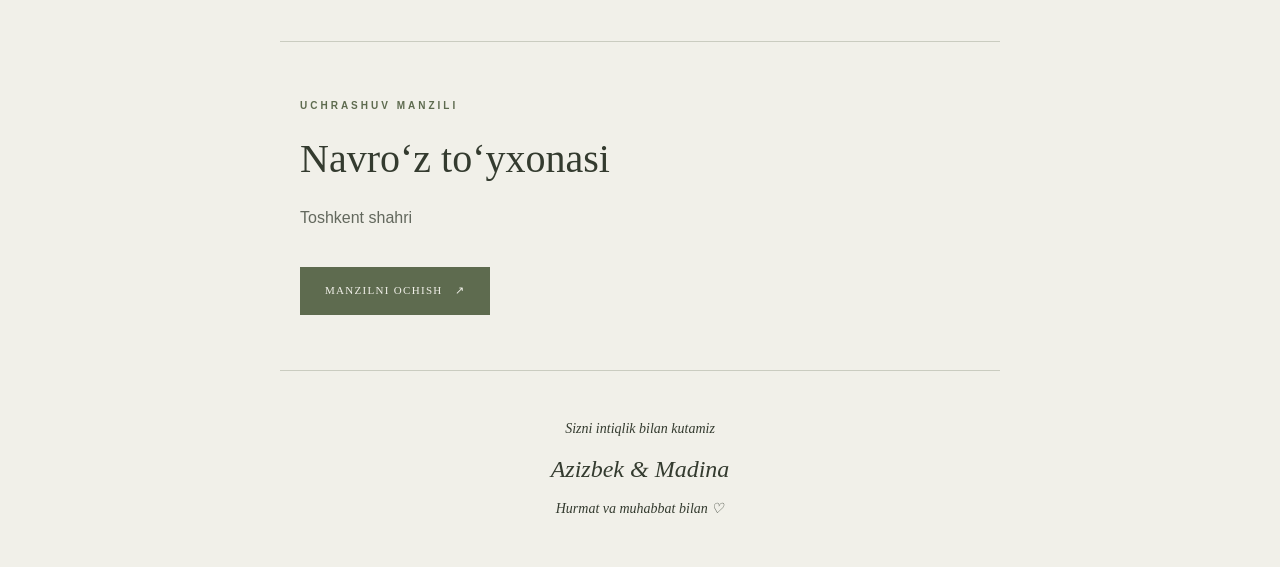
<file: demos/minimal/index.html>
<!doctype html><html lang="uz"><head><meta charset="UTF-8"><meta name="viewport" content="width=device-width,initial-scale=1"><meta name="theme-color" content="#474b36"><meta name="description" content="Azizbek va Madina — nikoh to‘yiga taklifnoma. 22 may 2027."><title>Azizbek &amp; Madina — Taklifnoma</title><style>
.illustration{overflow:hidden}
@media(max-width:600px){.floral .hero .botanical{width:170px;left:-65px;opacity:.45}.floral .hero .botanical.right{right:-65px;left:auto}}
*{box-sizing:border-box}html{scroll-behavior:smooth}body{margin:0;background:var(--bg);color:var(--ink);font:16px/1.7 Georgia,'Times New Roman',serif;--bg:#fbf7ef;--ink:#483d31;--accent:#a17b3e;--line:#b79b6352;--petal:#e9d4b7}button,a{-webkit-tap-highlight-color:transparent}button{font:inherit;cursor:pointer}a{color:inherit}button:focus-visible,a:focus-visible{outline:3px solid var(--accent);outline-offset:5px}.national{--bg:#f5f3e9;--ink:#224d48;--accent:#27736a;--line:#27736a55;--petal:#e2c18d}.floral{--bg:#fff6f2;--ink:#633f47;--accent:#a55f69;--line:#a55f6944;--petal:#f3d0cb}.minimal{--bg:#f1f0e9;--ink:#343b2f;--accent:#5e6b4f;--line:#5e6b4f44;--petal:#d4d8c4}.story{--bg:#f6efe5;--ink:#473d32;--accent:#906448;--line:#90644844;--petal:#e6d0b7}.sans,.eyebrow,button,.countdown,.small{font-family:Arial,sans-serif}.eyebrow{text-transform:uppercase;font-size:10px;letter-spacing:3px;color:var(--accent);font-weight:600}.cover{position:fixed;inset:0;z-index:10;background:var(--bg);display:grid;place-items:center;padding:24px;transition:opacity .45s,visibility .45s;overflow:auto;min-height:100svh}.cover.open{opacity:0;visibility:hidden;pointer-events:none}.cover-inner{text-align:center;width:min(100%,440px);padding:24px 0}.cover .eyebrow{margin-bottom:30px}.envelope{width:100%;height:238px;position:relative;border:1px solid var(--line);background:var(--bg);box-shadow:0 24px 70px #382c2410;display:flex;align-items:flex-end;justify-content:center;padding:0 18px 35px;isolation:isolate}.envelope:before{content:'';position:absolute;inset:0;clip-path:polygon(0 0,100% 0,50% 64%);background:var(--accent);opacity:.14;z-index:-1}.seal{position:absolute;top:calc(50% - 23px);left:calc(50% - 23px);width:46px;height:46px;border-radius:50%;display:grid;place-items:center;background:var(--accent);color:var(--bg);font-size:18px;box-shadow:0 0 0 6px var(--bg)}.guest{font-size:19px;overflow-wrap:anywhere}.open-button,.map-link{display:inline-flex;align-items:center;justify-content:center;gap:12px;min-height:48px;border:1px solid var(--accent);background:var(--accent);color:var(--bg);padding:12px 24px;font-size:11px;letter-spacing:1.3px;text-transform:uppercase;text-decoration:none}.open-button{margin-top:32px}.cover-caption{font-style:italic;font-size:14px;opacity:.65;margin:25px 0 0}.invitation{width:min(100%,760px);margin:auto;text-align:center;padding:20px 20px 0;overflow:hidden}.hero{position:relative;min-height:670px;min-height:92svh;display:flex;flex-direction:column;align-items:center;justify-content:center;padding:85px 25px 65px;border:1px solid var(--line);isolation:isolate}.hero:before{content:'';position:absolute;inset:8px;border:1px solid var(--line);z-index:-1}.monogram{width:70px;height:70px;border:1px solid var(--accent);border-radius:50%;display:grid;place-items:center;font-size:21px;margin-bottom:36px}.names{font-weight:400;font-size:clamp(45px,10vw,86px);line-height:1.04;margin:28px 0;letter-spacing:-2px;overflow-wrap:anywhere;max-width:100%}.names span{display:block}.names em{display:block;font-size:.42em;font-weight:400;margin:15px 0;letter-spacing:0;color:var(--accent)}.hero-date{font:12px Arial,sans-serif;letter-spacing:3px;margin:22px 0}.hero-bottom{margin-top:35px;font-size:12px;font-style:italic;opacity:.7}.scroll-mark{font-size:24px;color:var(--accent);margin-top:14px}.botanical{position:absolute;width:175px;bottom:0;left:-45px;color:var(--accent);opacity:.65;z-index:-1}.botanical.right{left:auto;right:-45px;top:0;bottom:auto;transform:rotate(180deg)}.ornament{display:none}.section{padding:70px 20px;border-bottom:1px solid var(--line)}.section h2{font-size:clamp(28px,6vw,40px);font-weight:400;line-height:1.25;margin:20px 0}.message{max-width:475px;margin:20px auto;font-size:19px;white-space:pre-line;overflow-wrap:anywhere}.divider{display:block;color:var(--accent);font-size:25px;margin:22px 0}.countdown{display:flex;justify-content:center;gap:12px;margin-top:30px}.countdown div{width:76px;border:1px solid var(--line);padding:16px 5px}.countdown strong{font:32px Georgia,serif;display:block;font-weight:400;line-height:1.2}.countdown span{font-size:9px;text-transform:uppercase;letter-spacing:1px;opacity:.6}.event-date{font-size:21px}.event-time{display:block;margin-top:10px;font:13px Arial,sans-serif;letter-spacing:2px}.address{white-space:pre-line;overflow-wrap:anywhere;opacity:.75}.map-link{margin-top:20px}.footer{padding:46px 12px;font-size:14px;font-style:italic}.footer b{font-weight:400;font-size:24px;display:block;margin:8px 0}.music{position:fixed;bottom:18px;right:18px;z-index:5;border:1px solid var(--line);background:var(--bg);color:var(--ink);border-radius:40px;padding:12px 16px;font:12px Arial,sans-serif;box-shadow:0 4px 25px #0001}.hero-photo,.illustration{display:none}.gallery{display:grid;grid-template-columns:1fr 1fr;gap:12px;margin-top:30px}.gallery img{width:100%;height:230px;object-fit:cover;border-radius:150px 150px 0 0}.gallery img:nth-child(even){margin-top:35px}.story-text{white-space:pre-line;max-width:470px;margin:20px auto;overflow-wrap:anywhere}.national .hero{border:8px double var(--accent);padding-top:100px}.national .hero:before{inset:8px;border:1px solid var(--accent)}.national .monogram{border-radius:0;transform:rotate(45deg);width:56px;height:56px}.national .monogram span{transform:rotate(-45deg)}.national .botanical{display:none}.national .ornament{display:block;position:absolute;width:72px;color:var(--accent);top:23px;left:23px;opacity:.65}.national .ornament.second{left:auto;right:23px;top:auto;bottom:23px}.national .names{font-style:italic}.national .section{border-bottom:3px double var(--line)}.floral .hero{border-radius:240px 240px 0 0;background:#fffaf6}.floral .hero:before{border-radius:240px 240px 0 0;inset:13px}.floral .monogram{border:0;font-style:italic;font-size:30px;margin-bottom:16px}.floral .botanical{width:235px;left:-47px;opacity:.7}.floral .botanical.right{right:-47px;left:auto}.floral .names{font-style:italic}.floral .map-link{border-radius:50px}.minimal .hero{border:0;align-items:flex-start;text-align:left;padding:55px 20px;min-height:85svh}.minimal .hero:before{border:0;border-top:1px solid var(--accent);inset:20px}.minimal .monogram{border:0;border-radius:0;margin:0 0 40px;width:auto;height:auto;font:11px Arial,sans-serif;letter-spacing:4px}.minimal .names{font-size:clamp(50px,11vw,90px);letter-spacing:-3px;margin:25px 0}.minimal .names em{font-family:Arial,sans-serif;font-size:.45em;margin:18px 0}.minimal .botanical{display:none}.minimal .hero-bottom{margin-top:35px}.minimal .section{text-align:left;padding:55px 20px}.minimal .message{margin-left:0}.minimal .countdown{justify-content:flex-start}.minimal .countdown div{border:0;border-top:1px solid var(--accent);text-align:left}.minimal .divider{font-size:16px}.story .hero{border:0;padding:45px 16px 35px;min-height:auto}.story .hero:before{display:none}.story .monogram{display:none}.story .hero-photo,.story .illustration{display:block;width:100%;height:390px;object-fit:cover;border-radius:210px 210px 4px 4px;margin:26px 0 0}.story .illustration svg{width:100%;height:100%;object-fit:cover}.story .names{position:relative;margin-top:28px;font-size:clamp(46px,9vw,72px)}.story .names span{display:inline}.story .names em{display:inline;margin:0 10px;font-size:.65em}.story .botanical{display:none}.story .hero-bottom{margin-top:12px}.story .hero-date{margin-top:12px}.national .envelope{border:5px double var(--accent)}.floral .envelope{border-radius:10px}.minimal .envelope{box-shadow:none}.photo-note{font:10px Arial,sans-serif;opacity:.5;margin:8px 0}.finished{font-size:20px}.hidden{display:none!important}[hidden]{display:none!important}@media(min-width:700px){.invitation{padding-top:40px}.hero{min-height:820px}.section{padding:85px 55px}.story .hero-photo,.story .illustration{height:520px}.gallery img{height:330px}}@media(max-width:360px){.invitation{padding:12px 12px 0}.hero{padding-left:16px;padding-right:16px}.section{padding:55px 12px}.countdown{gap:6px}.countdown div{width:62px}.envelope{height:215px}.guest{font-size:17px}.story .hero-photo,.story .illustration{height:310px}}@media(prefers-reduced-motion:reduce){html{scroll-behavior:auto}*,*:before,*:after{animation:none!important;transition:none!important}}
</style></head><body class="minimal">
<div class="cover"><div class="cover-inner"><div class="eyebrow">Siz uchun taklifnoma</div><div class="envelope"><span class="seal" aria-hidden="true">♡</span><span class="guest">Qadrli mehmonimiz</span></div><button class="open-button" id="open">Taklifnomani ochish <span aria-hidden="true">↗</span></button><p class="cover-caption">Bir go‘zal kun. Bir umrga xotira.</p></div></div>
<main class="invitation" inert aria-hidden="true"><header class="hero"><div class="botanical"><svg viewBox="0 0 240 280" fill="none" aria-hidden="true"><g stroke="currentColor" stroke-width="1.2"><path d="M30 280Q120 195 133 72M73 215Q26 180 33 145Q78 150 87 195M105 163Q164 160 178 128Q132 113 116 139M124 110Q80 100 87 64Q120 69 127 90M50 250Q130 255 164 215Q110 196 77 234"/><path d="M138 77c-60-1-48-47-22-39-22-36 24-54 31-23 29-28 56 7 29 26 35 14 5 50-18 29-2 32-35 32-20 7Z" fill="var(--petal)"/><circle cx="149" cy="48" r="11"/><path d="M181 195c-33-3-28-28-10-24-9-24 19-32 22-12 21-14 34 9 14 20 18 12-2 32-15 17-4 19-21 17-11-1Z" fill="var(--petal)"/></g></svg></div><div class="botanical right"><svg viewBox="0 0 240 280" fill="none" aria-hidden="true"><g stroke="currentColor" stroke-width="1.2"><path d="M30 280Q120 195 133 72M73 215Q26 180 33 145Q78 150 87 195M105 163Q164 160 178 128Q132 113 116 139M124 110Q80 100 87 64Q120 69 127 90M50 250Q130 255 164 215Q110 196 77 234"/><path d="M138 77c-60-1-48-47-22-39-22-36 24-54 31-23 29-28 56 7 29 26 35 14 5 50-18 29-2 32-35 32-20 7Z" fill="var(--petal)"/><circle cx="149" cy="48" r="11"/><path d="M181 195c-33-3-28-28-10-24-9-24 19-32 22-12 21-14 34 9 14 20 18 12-2 32-15 17-4 19-21 17-11-1Z" fill="var(--petal)"/></g></svg></div><div class="ornament"><svg viewBox="0 0 120 120" aria-hidden="true" fill="none" stroke="currentColor"><path d="M60 2 74 28 103 17 92 46 118 60 92 74 103 103 74 92 60 118 46 92 17 103 28 74 2 60 28 46 17 17 46 28Z"/><path d="m60 20 12 28 28 12-28 12-12 28-12-28-28-12 28-12Z"/><circle cx="60" cy="60" r="12"/></svg></div><div class="ornament second"><svg viewBox="0 0 120 120" aria-hidden="true" fill="none" stroke="currentColor"><path d="M60 2 74 28 103 17 92 46 118 60 92 74 103 103 74 92 60 118 46 92 17 103 28 74 2 60 28 46 17 17 46 28Z"/><path d="m60 20 12 28 28 12-28 12-12 28-12-28-28-12 28-12Z"/><circle cx="60" cy="60" r="12"/></svg></div><div class="monogram"><span>AM</span></div><div class="eyebrow">Nikoh to‘yimizga taklif etamiz</div><h1 class="names" id="couple" tabindex="-1"><span>Azizbek</span> <em>&amp;</em> <span>Madina</span></h1><div class="hero-date">22 . 05 . 2027</div><div class="hero-bottom">Muhabbat bilan yozilgan yangi hikoya</div><div class="scroll-mark" aria-hidden="true">↓</div></header>
<section class="section"><div class="eyebrow">Azizlarimiz davrasida</div><h2>Qadrli mehmonimiz</h2><p class="message">Hayotimizning eng go‘zal kunida biz bilan birga bo‘lishingizni istaymiz. Sizni nikoh to‘yimizga lutfan taklif etamiz.</p><span class="divider" aria-hidden="true">✧</span><p class="small">Siz bilan bu kun yanada go‘zal.</p></section>
<section class="section"><div class="eyebrow">Orziqib kutilgan kun</div><h2>Baxtimizga guvoh bo‘ling</h2><div class="event-date">22 may 2027<span class="event-time">SOAT 18:00 · UTC+05:00</span></div><div class="countdown" id="countdown" data-target="2027-05-22T18:00:00+05:00" role="timer" aria-label="To‘ygacha qolgan vaqt"><div><strong>00</strong><span>Kun</span></div><div><strong>00</strong><span>Soat</span></div><div><strong>00</strong><span>Daqiqa</span></div><div><strong>00</strong><span>Soniya</span></div></div></section>
<section class="section"><div class="eyebrow">Uchrashuv manzili</div><h2>Navro‘z to‘yxonasi</h2><p class="address sans">Toshkent shahri</p><a class="map-link" href="https://www.google.com/maps/search/?api=1&amp;query=Toshkent" target="_blank" rel="noopener noreferrer">Manzilni ochish <span aria-hidden="true">↗</span></a></section><footer class="footer">Sizni intiqlik bilan kutamiz<b>Azizbek &amp; Madina</b><span>Hurmat va muhabbat bilan ♡</span></footer></main>
<script>(function runtime() {
    const cover = document.querySelector('.cover');
    const invitation = document.querySelector('.invitation');
    const open = document.getElementById('open');
    open.addEventListener('click', () => {
      cover.classList.add('open'); cover.setAttribute('aria-hidden', 'true'); cover.inert = true;
      invitation.inert = false; invitation.removeAttribute('aria-hidden');
      document.getElementById('couple').focus({preventScroll:true});
    });
    const countdown = document.getElementById('countdown');
    const target = Date.parse(countdown.dataset.target);
    function tick() {
      const diff = Math.max(0, target - Date.now());
      if (!Number.isFinite(diff) || diff === 0) { countdown.innerHTML = '<p class="finished">Baxtli kunimiz boshlandi ♡</p>'; return; }
      const seconds = Math.floor(diff/1000);
      const values = [Math.floor(seconds/86400), Math.floor(seconds/3600)%24, Math.floor(seconds/60)%60, seconds%60];
      countdown.querySelectorAll('strong').forEach((el,i) => { el.textContent = String(values[i]).padStart(2,'0'); });
    }
    tick(); setInterval(tick,1000);
    const control = document.getElementById('music');
    if (control) {
      let audio;
      control.addEventListener('click', async () => {
        if (!audio) { audio = new Audio(document.getElementById('music-data').textContent); audio.loop = true; }
        if (!audio.paused) { audio.pause(); control.textContent = '♫ Musiqani yoqish'; control.setAttribute('aria-pressed','false'); }
        else { try { await audio.play(); control.textContent = 'Ⅱ Musiqani to‘xtatish'; control.setAttribute('aria-pressed','true'); } catch { control.textContent = '♫ Qayta urinib ko‘ring'; control.setAttribute('aria-pressed','false'); } }
      });
      document.addEventListener('visibilitychange', () => { if (document.hidden && audio) { audio.pause(); control.textContent='♫ Musiqani yoqish'; control.setAttribute('aria-pressed','false'); } });
    }
  })();</script></body></html>
</file>
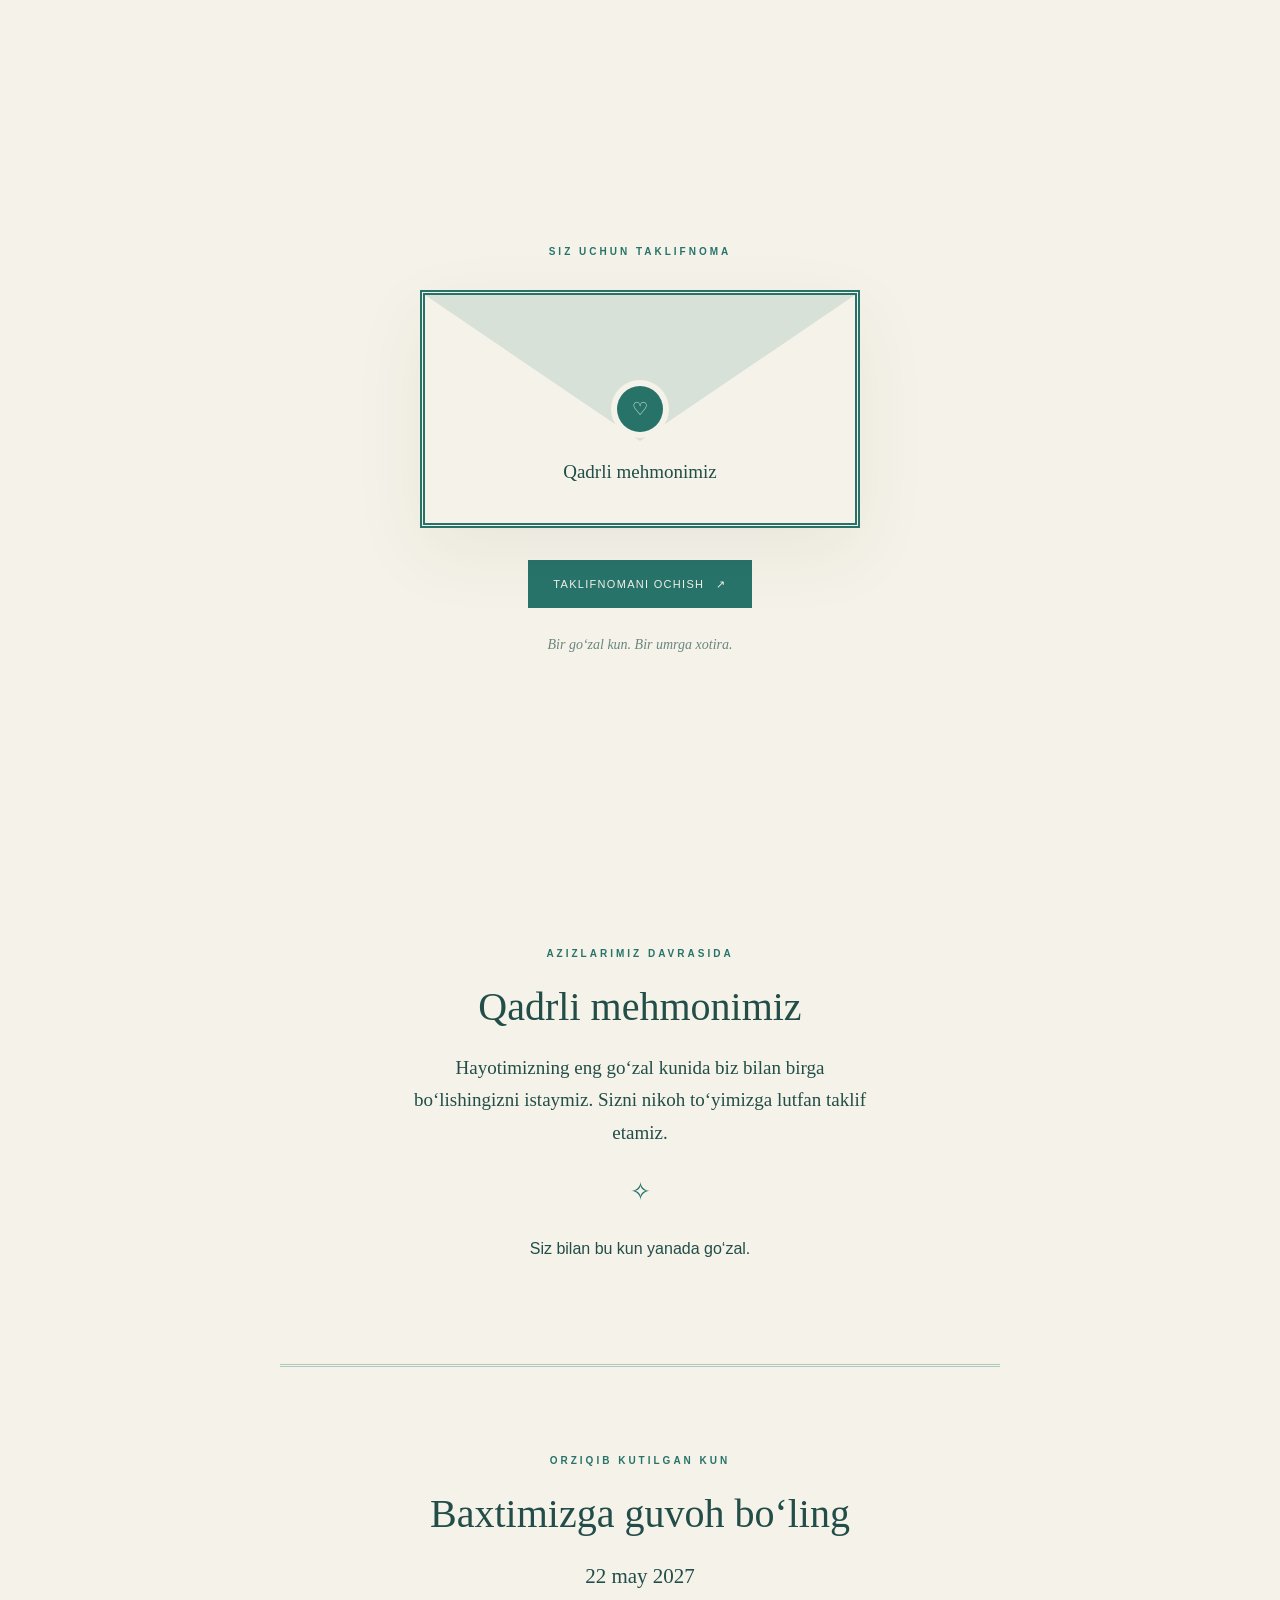
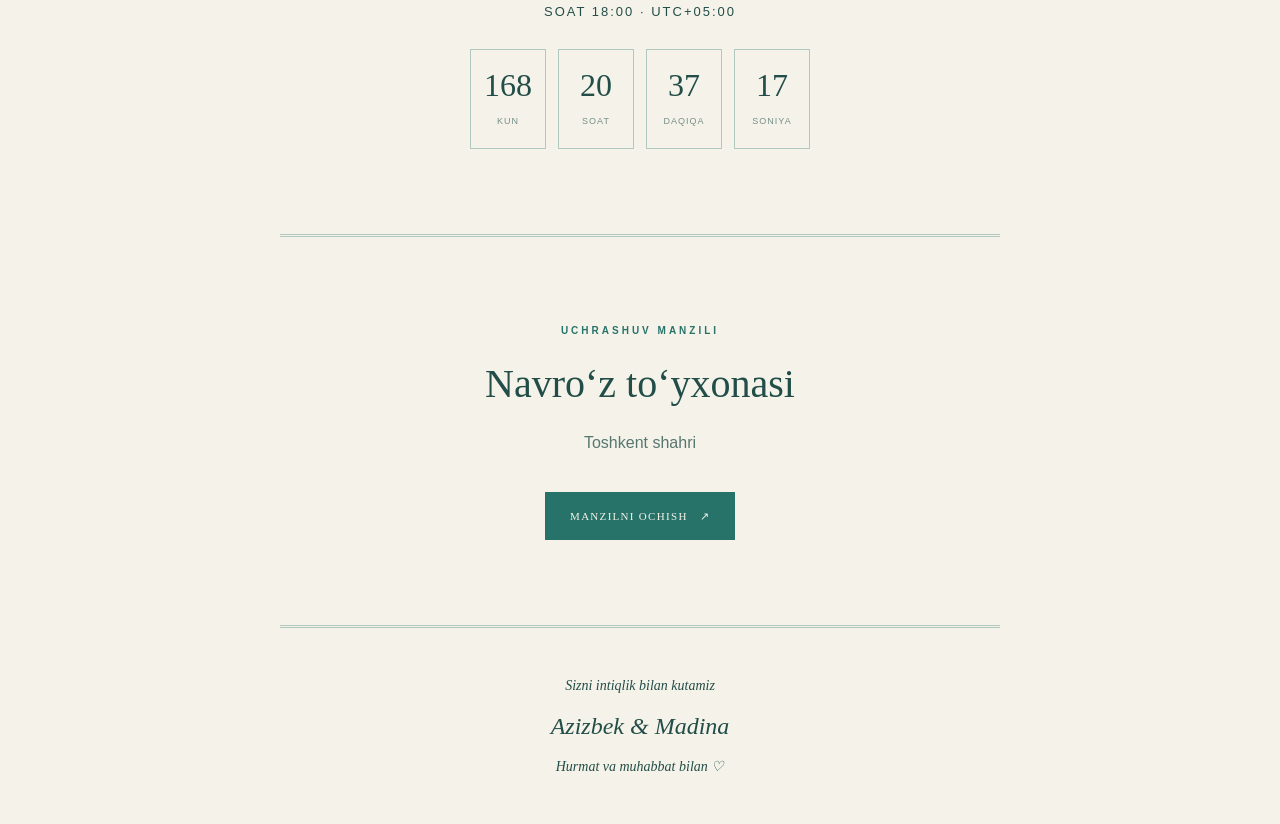
<file: demos/national/index.html>
<!doctype html><html lang="uz"><head><meta charset="UTF-8"><meta name="viewport" content="width=device-width,initial-scale=1"><meta name="theme-color" content="#256d68"><meta name="description" content="Azizbek va Madina — nikoh to‘yiga taklifnoma. 22 may 2027."><title>Azizbek &amp; Madina — Taklifnoma</title><style>
.illustration{overflow:hidden}
@media(max-width:600px){.floral .hero .botanical{width:170px;left:-65px;opacity:.45}.floral .hero .botanical.right{right:-65px;left:auto}}
*{box-sizing:border-box}html{scroll-behavior:smooth}body{margin:0;background:var(--bg);color:var(--ink);font:16px/1.7 Georgia,'Times New Roman',serif;--bg:#fbf7ef;--ink:#483d31;--accent:#a17b3e;--line:#b79b6352;--petal:#e9d4b7}button,a{-webkit-tap-highlight-color:transparent}button{font:inherit;cursor:pointer}a{color:inherit}button:focus-visible,a:focus-visible{outline:3px solid var(--accent);outline-offset:5px}.national{--bg:#f5f3e9;--ink:#224d48;--accent:#27736a;--line:#27736a55;--petal:#e2c18d}.floral{--bg:#fff6f2;--ink:#633f47;--accent:#a55f69;--line:#a55f6944;--petal:#f3d0cb}.minimal{--bg:#f1f0e9;--ink:#343b2f;--accent:#5e6b4f;--line:#5e6b4f44;--petal:#d4d8c4}.story{--bg:#f6efe5;--ink:#473d32;--accent:#906448;--line:#90644844;--petal:#e6d0b7}.sans,.eyebrow,button,.countdown,.small{font-family:Arial,sans-serif}.eyebrow{text-transform:uppercase;font-size:10px;letter-spacing:3px;color:var(--accent);font-weight:600}.cover{position:fixed;inset:0;z-index:10;background:var(--bg);display:grid;place-items:center;padding:24px;transition:opacity .45s,visibility .45s;overflow:auto;min-height:100svh}.cover.open{opacity:0;visibility:hidden;pointer-events:none}.cover-inner{text-align:center;width:min(100%,440px);padding:24px 0}.cover .eyebrow{margin-bottom:30px}.envelope{width:100%;height:238px;position:relative;border:1px solid var(--line);background:var(--bg);box-shadow:0 24px 70px #382c2410;display:flex;align-items:flex-end;justify-content:center;padding:0 18px 35px;isolation:isolate}.envelope:before{content:'';position:absolute;inset:0;clip-path:polygon(0 0,100% 0,50% 64%);background:var(--accent);opacity:.14;z-index:-1}.seal{position:absolute;top:calc(50% - 23px);left:calc(50% - 23px);width:46px;height:46px;border-radius:50%;display:grid;place-items:center;background:var(--accent);color:var(--bg);font-size:18px;box-shadow:0 0 0 6px var(--bg)}.guest{font-size:19px;overflow-wrap:anywhere}.open-button,.map-link{display:inline-flex;align-items:center;justify-content:center;gap:12px;min-height:48px;border:1px solid var(--accent);background:var(--accent);color:var(--bg);padding:12px 24px;font-size:11px;letter-spacing:1.3px;text-transform:uppercase;text-decoration:none}.open-button{margin-top:32px}.cover-caption{font-style:italic;font-size:14px;opacity:.65;margin:25px 0 0}.invitation{width:min(100%,760px);margin:auto;text-align:center;padding:20px 20px 0;overflow:hidden}.hero{position:relative;min-height:670px;min-height:92svh;display:flex;flex-direction:column;align-items:center;justify-content:center;padding:85px 25px 65px;border:1px solid var(--line);isolation:isolate}.hero:before{content:'';position:absolute;inset:8px;border:1px solid var(--line);z-index:-1}.monogram{width:70px;height:70px;border:1px solid var(--accent);border-radius:50%;display:grid;place-items:center;font-size:21px;margin-bottom:36px}.names{font-weight:400;font-size:clamp(45px,10vw,86px);line-height:1.04;margin:28px 0;letter-spacing:-2px;overflow-wrap:anywhere;max-width:100%}.names span{display:block}.names em{display:block;font-size:.42em;font-weight:400;margin:15px 0;letter-spacing:0;color:var(--accent)}.hero-date{font:12px Arial,sans-serif;letter-spacing:3px;margin:22px 0}.hero-bottom{margin-top:35px;font-size:12px;font-style:italic;opacity:.7}.scroll-mark{font-size:24px;color:var(--accent);margin-top:14px}.botanical{position:absolute;width:175px;bottom:0;left:-45px;color:var(--accent);opacity:.65;z-index:-1}.botanical.right{left:auto;right:-45px;top:0;bottom:auto;transform:rotate(180deg)}.ornament{display:none}.section{padding:70px 20px;border-bottom:1px solid var(--line)}.section h2{font-size:clamp(28px,6vw,40px);font-weight:400;line-height:1.25;margin:20px 0}.message{max-width:475px;margin:20px auto;font-size:19px;white-space:pre-line;overflow-wrap:anywhere}.divider{display:block;color:var(--accent);font-size:25px;margin:22px 0}.countdown{display:flex;justify-content:center;gap:12px;margin-top:30px}.countdown div{width:76px;border:1px solid var(--line);padding:16px 5px}.countdown strong{font:32px Georgia,serif;display:block;font-weight:400;line-height:1.2}.countdown span{font-size:9px;text-transform:uppercase;letter-spacing:1px;opacity:.6}.event-date{font-size:21px}.event-time{display:block;margin-top:10px;font:13px Arial,sans-serif;letter-spacing:2px}.address{white-space:pre-line;overflow-wrap:anywhere;opacity:.75}.map-link{margin-top:20px}.footer{padding:46px 12px;font-size:14px;font-style:italic}.footer b{font-weight:400;font-size:24px;display:block;margin:8px 0}.music{position:fixed;bottom:18px;right:18px;z-index:5;border:1px solid var(--line);background:var(--bg);color:var(--ink);border-radius:40px;padding:12px 16px;font:12px Arial,sans-serif;box-shadow:0 4px 25px #0001}.hero-photo,.illustration{display:none}.gallery{display:grid;grid-template-columns:1fr 1fr;gap:12px;margin-top:30px}.gallery img{width:100%;height:230px;object-fit:cover;border-radius:150px 150px 0 0}.gallery img:nth-child(even){margin-top:35px}.story-text{white-space:pre-line;max-width:470px;margin:20px auto;overflow-wrap:anywhere}.national .hero{border:8px double var(--accent);padding-top:100px}.national .hero:before{inset:8px;border:1px solid var(--accent)}.national .monogram{border-radius:0;transform:rotate(45deg);width:56px;height:56px}.national .monogram span{transform:rotate(-45deg)}.national .botanical{display:none}.national .ornament{display:block;position:absolute;width:72px;color:var(--accent);top:23px;left:23px;opacity:.65}.national .ornament.second{left:auto;right:23px;top:auto;bottom:23px}.national .names{font-style:italic}.national .section{border-bottom:3px double var(--line)}.floral .hero{border-radius:240px 240px 0 0;background:#fffaf6}.floral .hero:before{border-radius:240px 240px 0 0;inset:13px}.floral .monogram{border:0;font-style:italic;font-size:30px;margin-bottom:16px}.floral .botanical{width:235px;left:-47px;opacity:.7}.floral .botanical.right{right:-47px;left:auto}.floral .names{font-style:italic}.floral .map-link{border-radius:50px}.minimal .hero{border:0;align-items:flex-start;text-align:left;padding:55px 20px;min-height:85svh}.minimal .hero:before{border:0;border-top:1px solid var(--accent);inset:20px}.minimal .monogram{border:0;border-radius:0;margin:0 0 40px;width:auto;height:auto;font:11px Arial,sans-serif;letter-spacing:4px}.minimal .names{font-size:clamp(50px,11vw,90px);letter-spacing:-3px;margin:25px 0}.minimal .names em{font-family:Arial,sans-serif;font-size:.45em;margin:18px 0}.minimal .botanical{display:none}.minimal .hero-bottom{margin-top:35px}.minimal .section{text-align:left;padding:55px 20px}.minimal .message{margin-left:0}.minimal .countdown{justify-content:flex-start}.minimal .countdown div{border:0;border-top:1px solid var(--accent);text-align:left}.minimal .divider{font-size:16px}.story .hero{border:0;padding:45px 16px 35px;min-height:auto}.story .hero:before{display:none}.story .monogram{display:none}.story .hero-photo,.story .illustration{display:block;width:100%;height:390px;object-fit:cover;border-radius:210px 210px 4px 4px;margin:26px 0 0}.story .illustration svg{width:100%;height:100%;object-fit:cover}.story .names{position:relative;margin-top:28px;font-size:clamp(46px,9vw,72px)}.story .names span{display:inline}.story .names em{display:inline;margin:0 10px;font-size:.65em}.story .botanical{display:none}.story .hero-bottom{margin-top:12px}.story .hero-date{margin-top:12px}.national .envelope{border:5px double var(--accent)}.floral .envelope{border-radius:10px}.minimal .envelope{box-shadow:none}.photo-note{font:10px Arial,sans-serif;opacity:.5;margin:8px 0}.finished{font-size:20px}.hidden{display:none!important}[hidden]{display:none!important}@media(min-width:700px){.invitation{padding-top:40px}.hero{min-height:820px}.section{padding:85px 55px}.story .hero-photo,.story .illustration{height:520px}.gallery img{height:330px}}@media(max-width:360px){.invitation{padding:12px 12px 0}.hero{padding-left:16px;padding-right:16px}.section{padding:55px 12px}.countdown{gap:6px}.countdown div{width:62px}.envelope{height:215px}.guest{font-size:17px}.story .hero-photo,.story .illustration{height:310px}}@media(prefers-reduced-motion:reduce){html{scroll-behavior:auto}*,*:before,*:after{animation:none!important;transition:none!important}}
</style></head><body class="national">
<div class="cover"><div class="cover-inner"><div class="eyebrow">Siz uchun taklifnoma</div><div class="envelope"><span class="seal" aria-hidden="true">♡</span><span class="guest">Qadrli mehmonimiz</span></div><button class="open-button" id="open">Taklifnomani ochish <span aria-hidden="true">↗</span></button><p class="cover-caption">Bir go‘zal kun. Bir umrga xotira.</p></div></div>
<main class="invitation" inert aria-hidden="true"><header class="hero"><div class="botanical"><svg viewBox="0 0 240 280" fill="none" aria-hidden="true"><g stroke="currentColor" stroke-width="1.2"><path d="M30 280Q120 195 133 72M73 215Q26 180 33 145Q78 150 87 195M105 163Q164 160 178 128Q132 113 116 139M124 110Q80 100 87 64Q120 69 127 90M50 250Q130 255 164 215Q110 196 77 234"/><path d="M138 77c-60-1-48-47-22-39-22-36 24-54 31-23 29-28 56 7 29 26 35 14 5 50-18 29-2 32-35 32-20 7Z" fill="var(--petal)"/><circle cx="149" cy="48" r="11"/><path d="M181 195c-33-3-28-28-10-24-9-24 19-32 22-12 21-14 34 9 14 20 18 12-2 32-15 17-4 19-21 17-11-1Z" fill="var(--petal)"/></g></svg></div><div class="botanical right"><svg viewBox="0 0 240 280" fill="none" aria-hidden="true"><g stroke="currentColor" stroke-width="1.2"><path d="M30 280Q120 195 133 72M73 215Q26 180 33 145Q78 150 87 195M105 163Q164 160 178 128Q132 113 116 139M124 110Q80 100 87 64Q120 69 127 90M50 250Q130 255 164 215Q110 196 77 234"/><path d="M138 77c-60-1-48-47-22-39-22-36 24-54 31-23 29-28 56 7 29 26 35 14 5 50-18 29-2 32-35 32-20 7Z" fill="var(--petal)"/><circle cx="149" cy="48" r="11"/><path d="M181 195c-33-3-28-28-10-24-9-24 19-32 22-12 21-14 34 9 14 20 18 12-2 32-15 17-4 19-21 17-11-1Z" fill="var(--petal)"/></g></svg></div><div class="ornament"><svg viewBox="0 0 120 120" aria-hidden="true" fill="none" stroke="currentColor"><path d="M60 2 74 28 103 17 92 46 118 60 92 74 103 103 74 92 60 118 46 92 17 103 28 74 2 60 28 46 17 17 46 28Z"/><path d="m60 20 12 28 28 12-28 12-12 28-12-28-28-12 28-12Z"/><circle cx="60" cy="60" r="12"/></svg></div><div class="ornament second"><svg viewBox="0 0 120 120" aria-hidden="true" fill="none" stroke="currentColor"><path d="M60 2 74 28 103 17 92 46 118 60 92 74 103 103 74 92 60 118 46 92 17 103 28 74 2 60 28 46 17 17 46 28Z"/><path d="m60 20 12 28 28 12-28 12-12 28-12-28-28-12 28-12Z"/><circle cx="60" cy="60" r="12"/></svg></div><div class="monogram"><span>AM</span></div><div class="eyebrow">Nikoh to‘yimizga taklif etamiz</div><h1 class="names" id="couple" tabindex="-1"><span>Azizbek</span> <em>&amp;</em> <span>Madina</span></h1><div class="hero-date">22 . 05 . 2027</div><div class="hero-bottom">Muhabbat bilan yozilgan yangi hikoya</div><div class="scroll-mark" aria-hidden="true">↓</div></header>
<section class="section"><div class="eyebrow">Azizlarimiz davrasida</div><h2>Qadrli mehmonimiz</h2><p class="message">Hayotimizning eng go‘zal kunida biz bilan birga bo‘lishingizni istaymiz. Sizni nikoh to‘yimizga lutfan taklif etamiz.</p><span class="divider" aria-hidden="true">✧</span><p class="small">Siz bilan bu kun yanada go‘zal.</p></section>
<section class="section"><div class="eyebrow">Orziqib kutilgan kun</div><h2>Baxtimizga guvoh bo‘ling</h2><div class="event-date">22 may 2027<span class="event-time">SOAT 18:00 · UTC+05:00</span></div><div class="countdown" id="countdown" data-target="2027-05-22T18:00:00+05:00" role="timer" aria-label="To‘ygacha qolgan vaqt"><div><strong>00</strong><span>Kun</span></div><div><strong>00</strong><span>Soat</span></div><div><strong>00</strong><span>Daqiqa</span></div><div><strong>00</strong><span>Soniya</span></div></div></section>
<section class="section"><div class="eyebrow">Uchrashuv manzili</div><h2>Navro‘z to‘yxonasi</h2><p class="address sans">Toshkent shahri</p><a class="map-link" href="https://www.google.com/maps/search/?api=1&amp;query=Toshkent" target="_blank" rel="noopener noreferrer">Manzilni ochish <span aria-hidden="true">↗</span></a></section><footer class="footer">Sizni intiqlik bilan kutamiz<b>Azizbek &amp; Madina</b><span>Hurmat va muhabbat bilan ♡</span></footer></main>
<script>(function runtime() {
    const cover = document.querySelector('.cover');
    const invitation = document.querySelector('.invitation');
    const open = document.getElementById('open');
    open.addEventListener('click', () => {
      cover.classList.add('open'); cover.setAttribute('aria-hidden', 'true'); cover.inert = true;
      invitation.inert = false; invitation.removeAttribute('aria-hidden');
      document.getElementById('couple').focus({preventScroll:true});
    });
    const countdown = document.getElementById('countdown');
    const target = Date.parse(countdown.dataset.target);
    function tick() {
      const diff = Math.max(0, target - Date.now());
      if (!Number.isFinite(diff) || diff === 0) { countdown.innerHTML = '<p class="finished">Baxtli kunimiz boshlandi ♡</p>'; return; }
      const seconds = Math.floor(diff/1000);
      const values = [Math.floor(seconds/86400), Math.floor(seconds/3600)%24, Math.floor(seconds/60)%60, seconds%60];
      countdown.querySelectorAll('strong').forEach((el,i) => { el.textContent = String(values[i]).padStart(2,'0'); });
    }
    tick(); setInterval(tick,1000);
    const control = document.getElementById('music');
    if (control) {
      let audio;
      control.addEventListener('click', async () => {
        if (!audio) { audio = new Audio(document.getElementById('music-data').textContent); audio.loop = true; }
        if (!audio.paused) { audio.pause(); control.textContent = '♫ Musiqani yoqish'; control.setAttribute('aria-pressed','false'); }
        else { try { await audio.play(); control.textContent = 'Ⅱ Musiqani to‘xtatish'; control.setAttribute('aria-pressed','true'); } catch { control.textContent = '♫ Qayta urinib ko‘ring'; control.setAttribute('aria-pressed','false'); } }
      });
      document.addEventListener('visibilitychange', () => { if (document.hidden && audio) { audio.pause(); control.textContent='♫ Musiqani yoqish'; control.setAttribute('aria-pressed','false'); } });
    }
  })();</script></body></html>
</file>
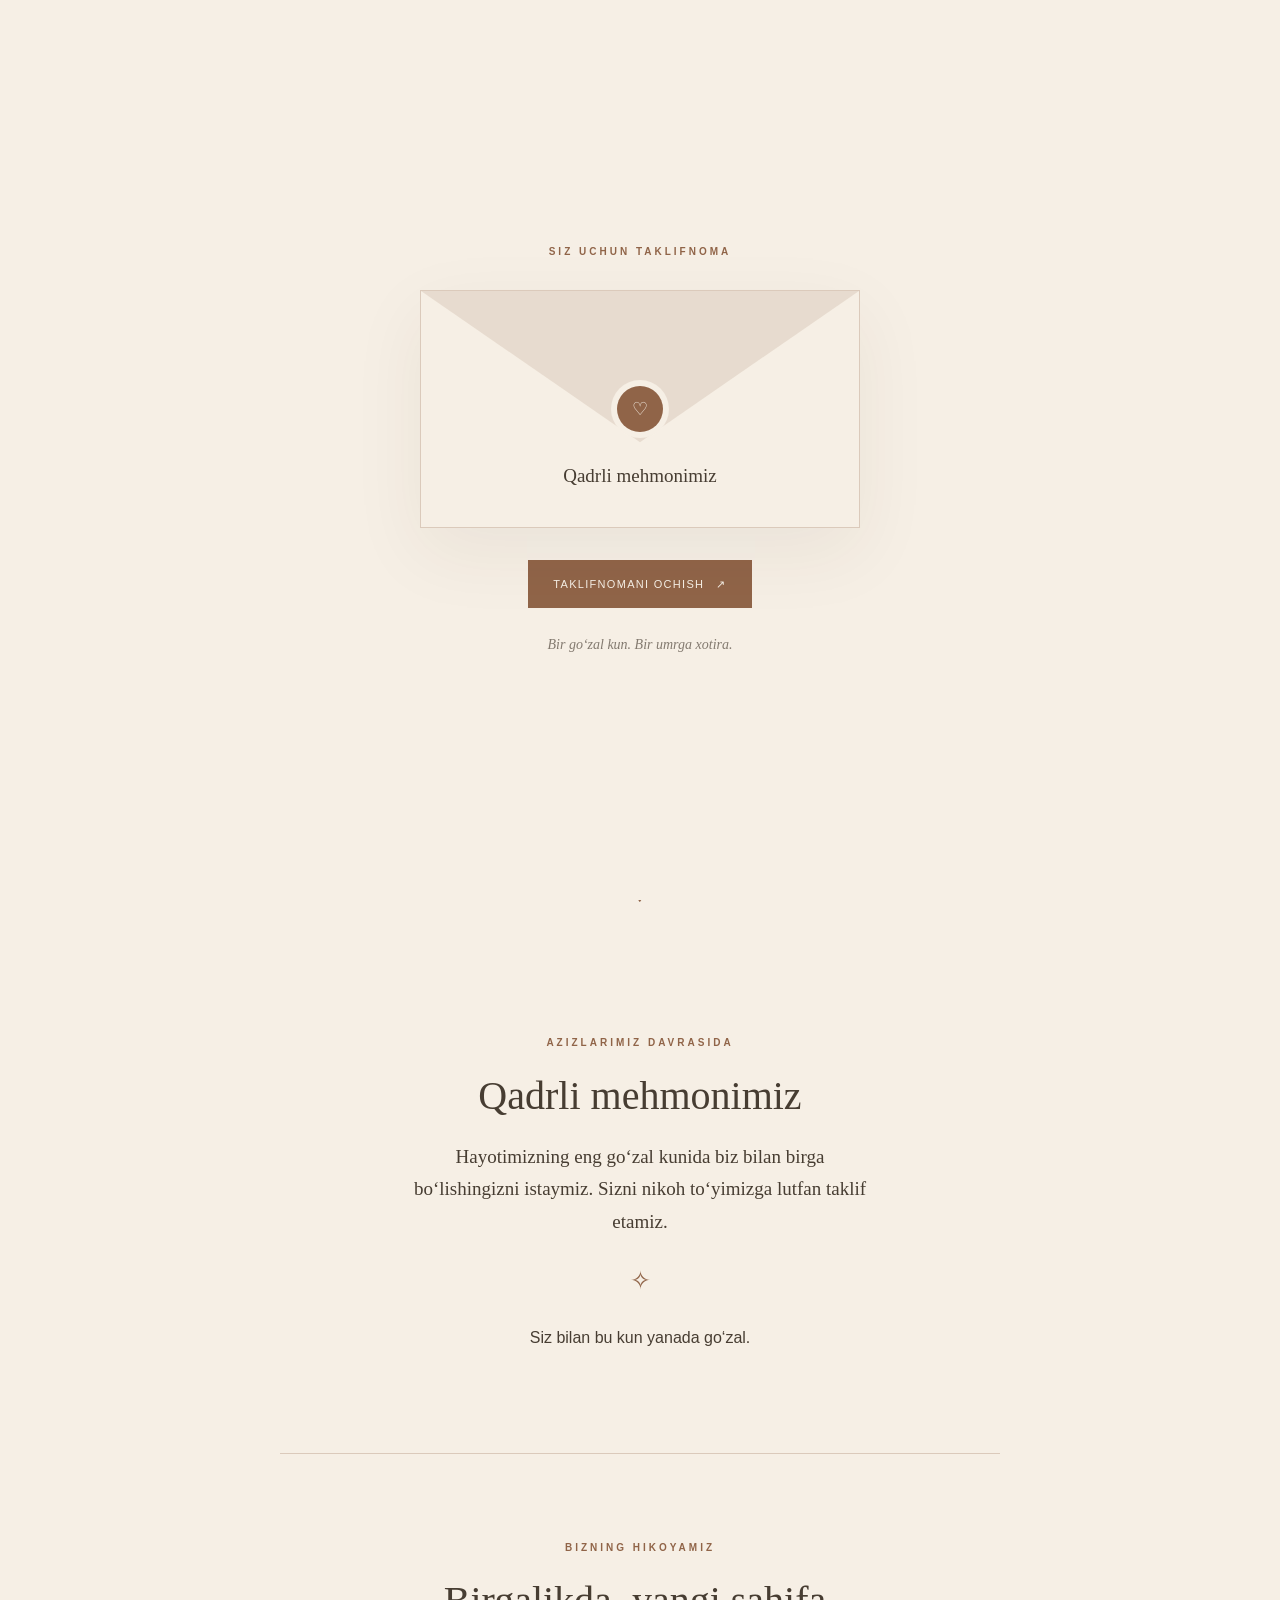
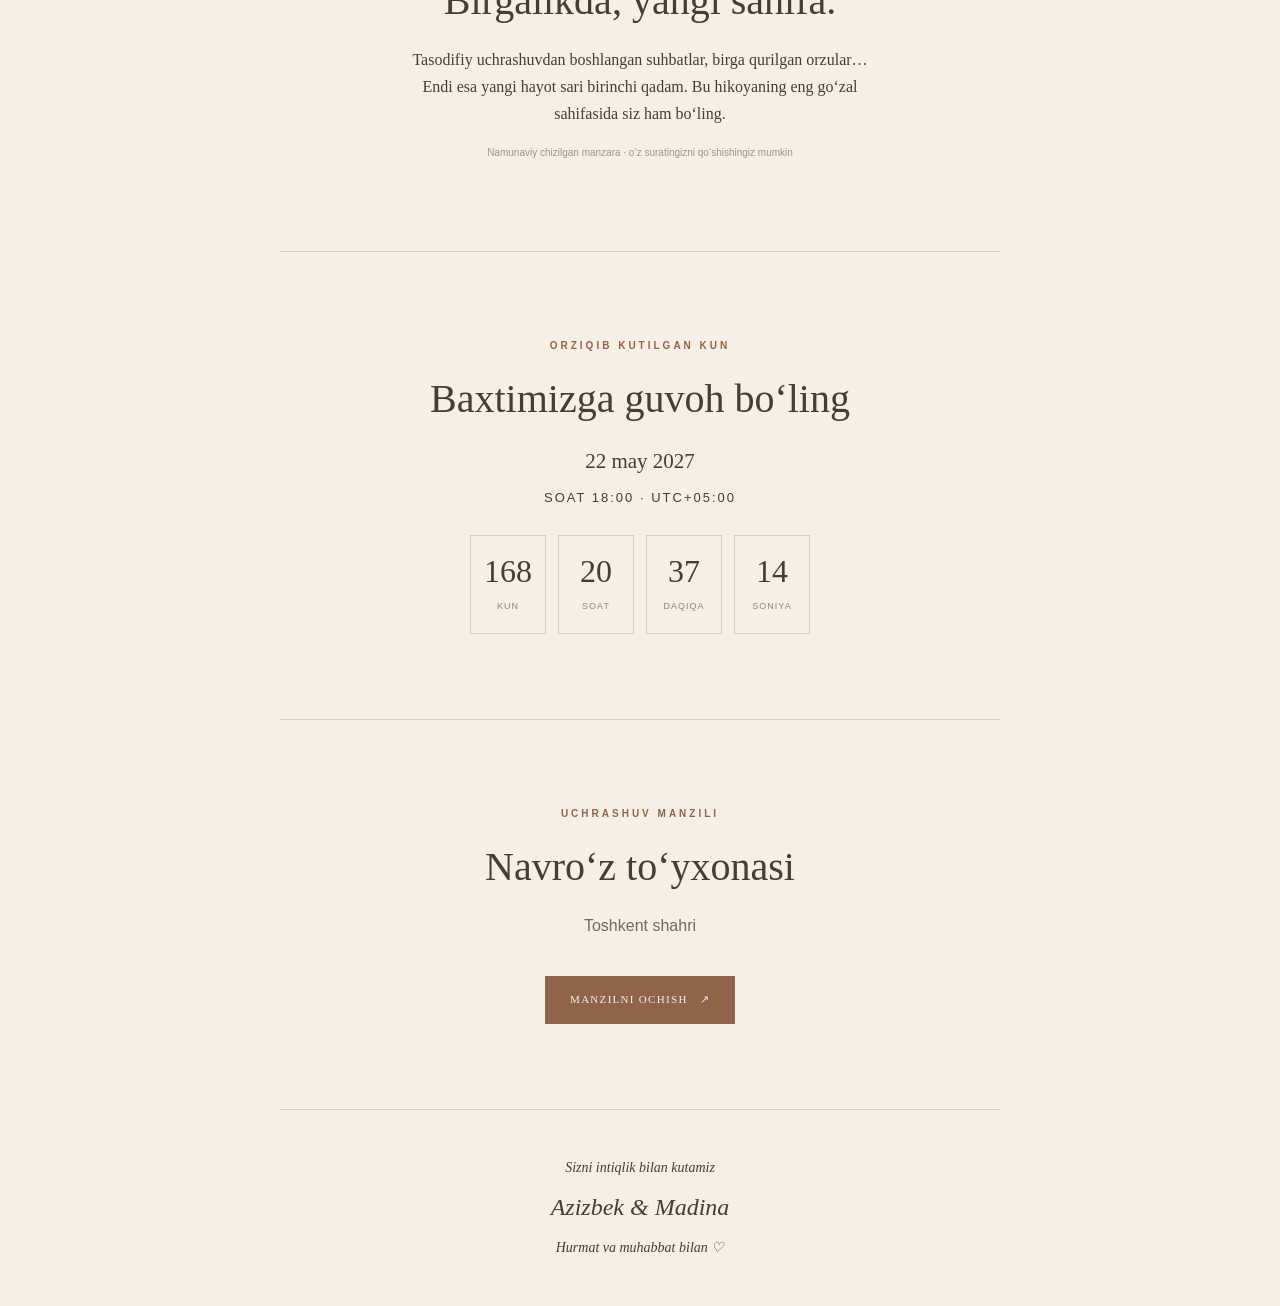
<file: demos/story/index.html>
<!doctype html><html lang="uz"><head><meta charset="UTF-8"><meta name="viewport" content="width=device-width,initial-scale=1"><meta name="theme-color" content="#916348"><meta name="description" content="Azizbek va Madina — nikoh to‘yiga taklifnoma. 22 may 2027."><title>Azizbek &amp; Madina — Taklifnoma</title><style>
.illustration{overflow:hidden}
@media(max-width:600px){.floral .hero .botanical{width:170px;left:-65px;opacity:.45}.floral .hero .botanical.right{right:-65px;left:auto}}
*{box-sizing:border-box}html{scroll-behavior:smooth}body{margin:0;background:var(--bg);color:var(--ink);font:16px/1.7 Georgia,'Times New Roman',serif;--bg:#fbf7ef;--ink:#483d31;--accent:#a17b3e;--line:#b79b6352;--petal:#e9d4b7}button,a{-webkit-tap-highlight-color:transparent}button{font:inherit;cursor:pointer}a{color:inherit}button:focus-visible,a:focus-visible{outline:3px solid var(--accent);outline-offset:5px}.national{--bg:#f5f3e9;--ink:#224d48;--accent:#27736a;--line:#27736a55;--petal:#e2c18d}.floral{--bg:#fff6f2;--ink:#633f47;--accent:#a55f69;--line:#a55f6944;--petal:#f3d0cb}.minimal{--bg:#f1f0e9;--ink:#343b2f;--accent:#5e6b4f;--line:#5e6b4f44;--petal:#d4d8c4}.story{--bg:#f6efe5;--ink:#473d32;--accent:#906448;--line:#90644844;--petal:#e6d0b7}.sans,.eyebrow,button,.countdown,.small{font-family:Arial,sans-serif}.eyebrow{text-transform:uppercase;font-size:10px;letter-spacing:3px;color:var(--accent);font-weight:600}.cover{position:fixed;inset:0;z-index:10;background:var(--bg);display:grid;place-items:center;padding:24px;transition:opacity .45s,visibility .45s;overflow:auto;min-height:100svh}.cover.open{opacity:0;visibility:hidden;pointer-events:none}.cover-inner{text-align:center;width:min(100%,440px);padding:24px 0}.cover .eyebrow{margin-bottom:30px}.envelope{width:100%;height:238px;position:relative;border:1px solid var(--line);background:var(--bg);box-shadow:0 24px 70px #382c2410;display:flex;align-items:flex-end;justify-content:center;padding:0 18px 35px;isolation:isolate}.envelope:before{content:'';position:absolute;inset:0;clip-path:polygon(0 0,100% 0,50% 64%);background:var(--accent);opacity:.14;z-index:-1}.seal{position:absolute;top:calc(50% - 23px);left:calc(50% - 23px);width:46px;height:46px;border-radius:50%;display:grid;place-items:center;background:var(--accent);color:var(--bg);font-size:18px;box-shadow:0 0 0 6px var(--bg)}.guest{font-size:19px;overflow-wrap:anywhere}.open-button,.map-link{display:inline-flex;align-items:center;justify-content:center;gap:12px;min-height:48px;border:1px solid var(--accent);background:var(--accent);color:var(--bg);padding:12px 24px;font-size:11px;letter-spacing:1.3px;text-transform:uppercase;text-decoration:none}.open-button{margin-top:32px}.cover-caption{font-style:italic;font-size:14px;opacity:.65;margin:25px 0 0}.invitation{width:min(100%,760px);margin:auto;text-align:center;padding:20px 20px 0;overflow:hidden}.hero{position:relative;min-height:670px;min-height:92svh;display:flex;flex-direction:column;align-items:center;justify-content:center;padding:85px 25px 65px;border:1px solid var(--line);isolation:isolate}.hero:before{content:'';position:absolute;inset:8px;border:1px solid var(--line);z-index:-1}.monogram{width:70px;height:70px;border:1px solid var(--accent);border-radius:50%;display:grid;place-items:center;font-size:21px;margin-bottom:36px}.names{font-weight:400;font-size:clamp(45px,10vw,86px);line-height:1.04;margin:28px 0;letter-spacing:-2px;overflow-wrap:anywhere;max-width:100%}.names span{display:block}.names em{display:block;font-size:.42em;font-weight:400;margin:15px 0;letter-spacing:0;color:var(--accent)}.hero-date{font:12px Arial,sans-serif;letter-spacing:3px;margin:22px 0}.hero-bottom{margin-top:35px;font-size:12px;font-style:italic;opacity:.7}.scroll-mark{font-size:24px;color:var(--accent);margin-top:14px}.botanical{position:absolute;width:175px;bottom:0;left:-45px;color:var(--accent);opacity:.65;z-index:-1}.botanical.right{left:auto;right:-45px;top:0;bottom:auto;transform:rotate(180deg)}.ornament{display:none}.section{padding:70px 20px;border-bottom:1px solid var(--line)}.section h2{font-size:clamp(28px,6vw,40px);font-weight:400;line-height:1.25;margin:20px 0}.message{max-width:475px;margin:20px auto;font-size:19px;white-space:pre-line;overflow-wrap:anywhere}.divider{display:block;color:var(--accent);font-size:25px;margin:22px 0}.countdown{display:flex;justify-content:center;gap:12px;margin-top:30px}.countdown div{width:76px;border:1px solid var(--line);padding:16px 5px}.countdown strong{font:32px Georgia,serif;display:block;font-weight:400;line-height:1.2}.countdown span{font-size:9px;text-transform:uppercase;letter-spacing:1px;opacity:.6}.event-date{font-size:21px}.event-time{display:block;margin-top:10px;font:13px Arial,sans-serif;letter-spacing:2px}.address{white-space:pre-line;overflow-wrap:anywhere;opacity:.75}.map-link{margin-top:20px}.footer{padding:46px 12px;font-size:14px;font-style:italic}.footer b{font-weight:400;font-size:24px;display:block;margin:8px 0}.music{position:fixed;bottom:18px;right:18px;z-index:5;border:1px solid var(--line);background:var(--bg);color:var(--ink);border-radius:40px;padding:12px 16px;font:12px Arial,sans-serif;box-shadow:0 4px 25px #0001}.hero-photo,.illustration{display:none}.gallery{display:grid;grid-template-columns:1fr 1fr;gap:12px;margin-top:30px}.gallery img{width:100%;height:230px;object-fit:cover;border-radius:150px 150px 0 0}.gallery img:nth-child(even){margin-top:35px}.story-text{white-space:pre-line;max-width:470px;margin:20px auto;overflow-wrap:anywhere}.national .hero{border:8px double var(--accent);padding-top:100px}.national .hero:before{inset:8px;border:1px solid var(--accent)}.national .monogram{border-radius:0;transform:rotate(45deg);width:56px;height:56px}.national .monogram span{transform:rotate(-45deg)}.national .botanical{display:none}.national .ornament{display:block;position:absolute;width:72px;color:var(--accent);top:23px;left:23px;opacity:.65}.national .ornament.second{left:auto;right:23px;top:auto;bottom:23px}.national .names{font-style:italic}.national .section{border-bottom:3px double var(--line)}.floral .hero{border-radius:240px 240px 0 0;background:#fffaf6}.floral .hero:before{border-radius:240px 240px 0 0;inset:13px}.floral .monogram{border:0;font-style:italic;font-size:30px;margin-bottom:16px}.floral .botanical{width:235px;left:-47px;opacity:.7}.floral .botanical.right{right:-47px;left:auto}.floral .names{font-style:italic}.floral .map-link{border-radius:50px}.minimal .hero{border:0;align-items:flex-start;text-align:left;padding:55px 20px;min-height:85svh}.minimal .hero:before{border:0;border-top:1px solid var(--accent);inset:20px}.minimal .monogram{border:0;border-radius:0;margin:0 0 40px;width:auto;height:auto;font:11px Arial,sans-serif;letter-spacing:4px}.minimal .names{font-size:clamp(50px,11vw,90px);letter-spacing:-3px;margin:25px 0}.minimal .names em{font-family:Arial,sans-serif;font-size:.45em;margin:18px 0}.minimal .botanical{display:none}.minimal .hero-bottom{margin-top:35px}.minimal .section{text-align:left;padding:55px 20px}.minimal .message{margin-left:0}.minimal .countdown{justify-content:flex-start}.minimal .countdown div{border:0;border-top:1px solid var(--accent);text-align:left}.minimal .divider{font-size:16px}.story .hero{border:0;padding:45px 16px 35px;min-height:auto}.story .hero:before{display:none}.story .monogram{display:none}.story .hero-photo,.story .illustration{display:block;width:100%;height:390px;object-fit:cover;border-radius:210px 210px 4px 4px;margin:26px 0 0}.story .illustration svg{width:100%;height:100%;object-fit:cover}.story .names{position:relative;margin-top:28px;font-size:clamp(46px,9vw,72px)}.story .names span{display:inline}.story .names em{display:inline;margin:0 10px;font-size:.65em}.story .botanical{display:none}.story .hero-bottom{margin-top:12px}.story .hero-date{margin-top:12px}.national .envelope{border:5px double var(--accent)}.floral .envelope{border-radius:10px}.minimal .envelope{box-shadow:none}.photo-note{font:10px Arial,sans-serif;opacity:.5;margin:8px 0}.finished{font-size:20px}.hidden{display:none!important}[hidden]{display:none!important}@media(min-width:700px){.invitation{padding-top:40px}.hero{min-height:820px}.section{padding:85px 55px}.story .hero-photo,.story .illustration{height:520px}.gallery img{height:330px}}@media(max-width:360px){.invitation{padding:12px 12px 0}.hero{padding-left:16px;padding-right:16px}.section{padding:55px 12px}.countdown{gap:6px}.countdown div{width:62px}.envelope{height:215px}.guest{font-size:17px}.story .hero-photo,.story .illustration{height:310px}}@media(prefers-reduced-motion:reduce){html{scroll-behavior:auto}*,*:before,*:after{animation:none!important;transition:none!important}}
</style></head><body class="story">
<div class="cover"><div class="cover-inner"><div class="eyebrow">Siz uchun taklifnoma</div><div class="envelope"><span class="seal" aria-hidden="true">♡</span><span class="guest">Qadrli mehmonimiz</span></div><button class="open-button" id="open">Taklifnomani ochish <span aria-hidden="true">↗</span></button><p class="cover-caption">Bir go‘zal kun. Bir umrga xotira.</p></div></div>
<main class="invitation" inert aria-hidden="true"><header class="hero"><div class="botanical"><svg viewBox="0 0 240 280" fill="none" aria-hidden="true"><g stroke="currentColor" stroke-width="1.2"><path d="M30 280Q120 195 133 72M73 215Q26 180 33 145Q78 150 87 195M105 163Q164 160 178 128Q132 113 116 139M124 110Q80 100 87 64Q120 69 127 90M50 250Q130 255 164 215Q110 196 77 234"/><path d="M138 77c-60-1-48-47-22-39-22-36 24-54 31-23 29-28 56 7 29 26 35 14 5 50-18 29-2 32-35 32-20 7Z" fill="var(--petal)"/><circle cx="149" cy="48" r="11"/><path d="M181 195c-33-3-28-28-10-24-9-24 19-32 22-12 21-14 34 9 14 20 18 12-2 32-15 17-4 19-21 17-11-1Z" fill="var(--petal)"/></g></svg></div><div class="botanical right"><svg viewBox="0 0 240 280" fill="none" aria-hidden="true"><g stroke="currentColor" stroke-width="1.2"><path d="M30 280Q120 195 133 72M73 215Q26 180 33 145Q78 150 87 195M105 163Q164 160 178 128Q132 113 116 139M124 110Q80 100 87 64Q120 69 127 90M50 250Q130 255 164 215Q110 196 77 234"/><path d="M138 77c-60-1-48-47-22-39-22-36 24-54 31-23 29-28 56 7 29 26 35 14 5 50-18 29-2 32-35 32-20 7Z" fill="var(--petal)"/><circle cx="149" cy="48" r="11"/><path d="M181 195c-33-3-28-28-10-24-9-24 19-32 22-12 21-14 34 9 14 20 18 12-2 32-15 17-4 19-21 17-11-1Z" fill="var(--petal)"/></g></svg></div><div class="ornament"><svg viewBox="0 0 120 120" aria-hidden="true" fill="none" stroke="currentColor"><path d="M60 2 74 28 103 17 92 46 118 60 92 74 103 103 74 92 60 118 46 92 17 103 28 74 2 60 28 46 17 17 46 28Z"/><path d="m60 20 12 28 28 12-28 12-12 28-12-28-28-12 28-12Z"/><circle cx="60" cy="60" r="12"/></svg></div><div class="ornament second"><svg viewBox="0 0 120 120" aria-hidden="true" fill="none" stroke="currentColor"><path d="M60 2 74 28 103 17 92 46 118 60 92 74 103 103 74 92 60 118 46 92 17 103 28 74 2 60 28 46 17 17 46 28Z"/><path d="m60 20 12 28 28 12-28 12-12 28-12-28-28-12 28-12Z"/><circle cx="60" cy="60" r="12"/></svg></div><div class="monogram"><span>AM</span></div><div class="eyebrow">Nikoh to‘yimizga taklif etamiz</div><div class="illustration"><svg viewBox="0 0 600 750" role="img" aria-label="Quyoshli bog‘ning chizilgan manzarasi"><defs><linearGradient id="sky" x2="0" y2="1"><stop stop-color="#e8d4bd"/><stop offset="1" stop-color="#f7eee0"/></linearGradient></defs><path fill="url(#sky)" d="M0 0h600v750H0z"/><circle cx="395" cy="190" r="76" fill="#f8f0d7"/><path d="M0 400Q170 220 330 430T600 390V750H0" fill="#a1aa8f"/><path d="M0 510Q130 350 290 530T600 460V750H0" fill="#707e67"/><path d="M230 750Q430 580 301 448Q490 591 395 750" fill="#dbc4a5"/><g fill="#424f40"><path d="M40 0h20v750H40zM510 0h14v750h-14z"/><path d="M50 180Q100 30 230 90Q120 160 50 200M520 90Q430-10 320 35Q410 140 520 150M50 340Q150 150 246 230Q145 300 50 370M520 285Q420 125 340 200Q420 310 520 340"/></g></svg></div><h1 class="names" id="couple" tabindex="-1"><span>Azizbek</span> <em>&amp;</em> <span>Madina</span></h1><div class="hero-date">22 . 05 . 2027</div><div class="hero-bottom">Muhabbat bilan yozilgan yangi hikoya</div><div class="scroll-mark" aria-hidden="true">↓</div></header>
<section class="section"><div class="eyebrow">Azizlarimiz davrasida</div><h2>Qadrli mehmonimiz</h2><p class="message">Hayotimizning eng go‘zal kunida biz bilan birga bo‘lishingizni istaymiz. Sizni nikoh to‘yimizga lutfan taklif etamiz.</p><span class="divider" aria-hidden="true">✧</span><p class="small">Siz bilan bu kun yanada go‘zal.</p></section>
<section class="section"><div class="eyebrow">Bizning hikoyamiz</div><h2>Birgalikda, yangi sahifa.</h2><p class="story-text">Tasodifiy uchrashuvdan boshlangan suhbatlar, birga qurilgan orzular… Endi esa yangi hayot sari birinchi qadam. Bu hikoyaning eng go‘zal sahifasida siz ham bo‘ling.</p><p class="photo-note">Namunaviy chizilgan manzara · o‘z suratingizni qo‘shishingiz mumkin</p></section><section class="section"><div class="eyebrow">Orziqib kutilgan kun</div><h2>Baxtimizga guvoh bo‘ling</h2><div class="event-date">22 may 2027<span class="event-time">SOAT 18:00 · UTC+05:00</span></div><div class="countdown" id="countdown" data-target="2027-05-22T18:00:00+05:00" role="timer" aria-label="To‘ygacha qolgan vaqt"><div><strong>00</strong><span>Kun</span></div><div><strong>00</strong><span>Soat</span></div><div><strong>00</strong><span>Daqiqa</span></div><div><strong>00</strong><span>Soniya</span></div></div></section>
<section class="section"><div class="eyebrow">Uchrashuv manzili</div><h2>Navro‘z to‘yxonasi</h2><p class="address sans">Toshkent shahri</p><a class="map-link" href="https://www.google.com/maps/search/?api=1&amp;query=Toshkent" target="_blank" rel="noopener noreferrer">Manzilni ochish <span aria-hidden="true">↗</span></a></section><footer class="footer">Sizni intiqlik bilan kutamiz<b>Azizbek &amp; Madina</b><span>Hurmat va muhabbat bilan ♡</span></footer></main>
<script>(function runtime() {
    const cover = document.querySelector('.cover');
    const invitation = document.querySelector('.invitation');
    const open = document.getElementById('open');
    open.addEventListener('click', () => {
      cover.classList.add('open'); cover.setAttribute('aria-hidden', 'true'); cover.inert = true;
      invitation.inert = false; invitation.removeAttribute('aria-hidden');
      document.getElementById('couple').focus({preventScroll:true});
    });
    const countdown = document.getElementById('countdown');
    const target = Date.parse(countdown.dataset.target);
    function tick() {
      const diff = Math.max(0, target - Date.now());
      if (!Number.isFinite(diff) || diff === 0) { countdown.innerHTML = '<p class="finished">Baxtli kunimiz boshlandi ♡</p>'; return; }
      const seconds = Math.floor(diff/1000);
      const values = [Math.floor(seconds/86400), Math.floor(seconds/3600)%24, Math.floor(seconds/60)%60, seconds%60];
      countdown.querySelectorAll('strong').forEach((el,i) => { el.textContent = String(values[i]).padStart(2,'0'); });
    }
    tick(); setInterval(tick,1000);
    const control = document.getElementById('music');
    if (control) {
      let audio;
      control.addEventListener('click', async () => {
        if (!audio) { audio = new Audio(document.getElementById('music-data').textContent); audio.loop = true; }
        if (!audio.paused) { audio.pause(); control.textContent = '♫ Musiqani yoqish'; control.setAttribute('aria-pressed','false'); }
        else { try { await audio.play(); control.textContent = 'Ⅱ Musiqani to‘xtatish'; control.setAttribute('aria-pressed','true'); } catch { control.textContent = '♫ Qayta urinib ko‘ring'; control.setAttribute('aria-pressed','false'); } }
      });
      document.addEventListener('visibilitychange', () => { if (document.hidden && audio) { audio.pause(); control.textContent='♫ Musiqani yoqish'; control.setAttribute('aria-pressed','false'); } });
    }
  })();</script></body></html>
</file>
<file: studio.css>
:root{--paper:#f8f6f0;--ink:#343c31;--muted:#777b6e;--line:#dcded2;--green:#424e39;--gold:#a38755}*{box-sizing:border-box}html{scroll-behavior:smooth;scroll-padding-top:24px}body{margin:0;background:var(--paper);color:var(--ink);font:14px/1.65 Arial,sans-serif}a{color:inherit}button,input,select,textarea{font:inherit}a,button{-webkit-tap-highlight-color:transparent}button{cursor:pointer}a:focus-visible,button:focus-visible,input:focus-visible,select:focus-visible,textarea:focus-visible{outline:2px solid #7f916e;outline-offset:4px}.wrap{width:min(1200px,calc(100% - 80px));margin:auto}.site-header{display:flex;justify-content:space-between;align-items:center;height:108px;border-bottom:1px solid var(--line)}.brand{font:italic 44px Georgia,serif;text-decoration:none;letter-spacing:-3px;line-height:1}.brand span{font:22px Georgia,serif;display:inline-block;vertical-align:top;margin:0 0 0 6px;color:var(--gold)}nav{display:flex;gap:36px;align-items:center;font-size:12px}nav a{text-decoration:none}.nav-create{border-bottom:1px solid var(--green);padding-bottom:6px}.nav-create span{margin-left:16px}.intro{display:grid;grid-template-columns:1.12fr 1fr;gap:65px;padding-top:85px;padding-bottom:95px;align-items:center}.kicker{font-size:9px;letter-spacing:2px;font-weight:600}.kicker>span{display:inline-block;background:var(--gold);width:6px;height:6px;border-radius:50%;margin-right:9px;vertical-align:middle}h1,h2,h3{font-family:Georgia,'Times New Roman',serif;font-weight:400}h1{font-size:clamp(44px,5.2vw,70px);letter-spacing:-2.8px;line-height:1.08;margin:28px 0}h1 em,h2 em{font-weight:400;color:#788267}h2{font-size:43px;line-height:1.15;letter-spacing:-1.3px;margin:19px 0 0}.intro-copy>p{max-width:370px;color:var(--muted);line-height:1.9;font-size:14px}.primary{border:1px solid var(--green);background:var(--green);color:white;display:inline-flex;align-items:center;justify-content:space-between;gap:35px;padding:16px 23px;text-decoration:none;font-size:12px;min-height:52px}.intro .primary{margin-top:22px}.primary:hover{background:#59654e}.intro-meta{font-size:10px;color:var(--muted);margin-top:27px}.intro-meta i{font-style:normal;margin:0 9px}.hero-art{height:510px;background:#e8e8dc;position:relative;display:flex;align-items:center;justify-content:center;isolation:isolate}.hero-art:before{content:'';position:absolute;inset:30px;border:1px solid #c7c8b7;border-radius:50% 50% 0 0;z-index:-1}.art-caption{position:absolute;top:20px;font-size:7px;letter-spacing:2px;color:#7b806b}.art-card{width:260px;height:370px;background:#fffbf2;transform:rotate(-7deg);box-shadow:12px 24px 35px #3d412524;padding:13px}.art-arch{height:100%;border:1px solid #c6b98f;border-radius:140px 140px 0 0;text-align:center;padding:26px 12px}.art-star{font-size:27px;color:#a58a50}.art-small{font-size:5px;letter-spacing:1.4px;color:#9b895e;margin-top:16px}.art-names{font:40px/1 Georgia,serif;color:#786544;margin-top:26px}.art-names em{font-size:25px;display:block;margin:6px 0}.art-line{width:28px;height:1px;background:#bba777;margin:22px auto 16px}.art-date{font-size:8px;letter-spacing:2px;color:#7d7054}.art-small.bottom{margin-top:24px;font-size:5px}.art-seal{position:absolute;right:40px;bottom:95px;background:#b3a77f;color:#f9f3df;border:5px double #c8be9b;width:75px;height:75px;border-radius:50%;font:italic 32px Georgia,serif;display:grid;place-content:center;transform:rotate(9deg);box-shadow:0 5px 15px #0001}.art-seal span{font-size:10px;text-align:center}.art-note{position:absolute;bottom:23px;font:italic 16px Georgia,serif;color:#79816a}.section-top{display:flex;align-items:flex-end;justify-content:space-between;gap:30px;margin-bottom:38px}.section-top>p{color:var(--muted);font-size:12px;margin:0;line-height:1.9}.design-section{padding-top:44px;border-top:1px solid var(--line)}.design-grid{display:grid;grid-template-columns:repeat(5,minmax(0,1fr));gap:18px}.design-card{min-width:0}.design-art{height:255px;position:relative;overflow:hidden;display:flex;align-items:center;justify-content:center;text-align:center;padding:18px;color:#8b7449;background:#ebe7dc;text-decoration:none}.design-art:before{content:'';position:absolute;inset:14px;border:1px solid currentColor;opacity:.4}.design-art .mini{position:relative;width:100%;padding:20px 4px}.mini-symbol{display:block;font-size:22px;margin-bottom:19px}.mini-names{font:25px/1.15 Georgia,serif;overflow-wrap:anywhere}.mini-names em{font-size:16px;display:block;margin:6px}.mini-date{display:block;font-size:7px;letter-spacing:1.5px;margin-top:22px}.design-art.gold:before{border-radius:100px 100px 0 0}.design-art.national{background:#e0e7df;color:#24665d}.design-art.national:before{border:4px double currentColor;inset:12px}.design-art.national:after{content:'✧';position:absolute;top:17px;right:20px;font-size:30px}.design-art.floral{background:#f4e6e1;color:#a56d76}.design-art.floral:before{border-radius:100px 100px 0 0}.design-art.floral:after{content:'❋';position:absolute;bottom:-24px;left:-16px;font:120px Georgia,serif;opacity:.16}.floral .mini-names{font-style:italic}.design-art.minimal{background:#e5e6db;color:#535f45;text-align:left}.design-art.minimal:before{border:0;border-top:1px solid}.minimal .mini-symbol{font:8px Arial,sans-serif;letter-spacing:3px}.minimal .mini-names{font:29px/1 Arial,sans-serif;letter-spacing:-1px}.minimal .mini-names em{font:20px Arial,sans-serif;margin:7px 0}.design-art.story{background:#ddd0ba;color:#fff8e7}.design-art.story:before{inset:0;opacity:1;border:0;background:radial-gradient(circle at 72% 20%,#f7e6ba 0 13%,transparent 13.5%),linear-gradient(150deg,transparent 45%,#7a8465 45.4% 64%,transparent 64.5%),linear-gradient(35deg,#485d48 35%,#929c7c 35.5% 52%,#c4b793 52.5%)}.story .mini{margin-top:45px;text-shadow:0 2px 9px #0006}.story .mini-symbol{display:none}.design-card h3{font-size:19px;margin:17px 0 4px}.design-card>p{font-size:10px;color:var(--muted);min-height:32px;margin:0 0 12px}.card-actions{display:flex;justify-content:space-between;gap:8px;font-size:10px}.card-actions a{color:var(--muted);text-decoration:none;padding:5px 0}.card-actions button{border:0;background:none;color:var(--green);border-bottom:1px solid #9ba28c;padding:5px 0}.how{padding:85px 0 75px}.steps{display:grid;grid-template-columns:repeat(3,1fr);gap:60px;margin-top:32px}.steps>div{border-top:1px solid var(--line);padding-top:20px}.steps span{font:italic 16px Georgia,serif;color:#929e7c}.steps h3{font-size:24px;margin:11px 0 5px}.steps p{font-size:12px;color:var(--muted);margin:0}.workspace{background:#eeeee5;padding:70px 0 75px}.builder{display:grid;grid-template-columns:minmax(0,1.15fr) minmax(0,1fr);gap:90px;align-items:start}fieldset{border:0;padding:0;margin:0 0 35px;min-width:0}legend{font:23px Georgia,serif;margin-bottom:24px;padding:0;width:100%;border-bottom:1px solid #d4d8c9;padding-bottom:16px}legend>span:first-child{font:11px Arial,sans-serif;color:#909a83;margin-right:12px}label{display:block;font-size:11px;margin-bottom:17px;font-weight:600}.optional{font:10px Arial,sans-serif;color:var(--muted);margin-left:6px}input,select,textarea{display:block;border:1px solid #ced2c3;background:#fafbf5;border-radius:0;width:100%;min-width:0;padding:12px;color:var(--ink);font-size:13px;margin-top:7px;outline-offset:0}input[type=date],input[type=time]{min-height:46px}textarea{resize:vertical;line-height:1.6}label small{display:block;color:var(--muted);font-size:10px;font-weight:400;margin-top:7px;line-height:1.7}.pair{display:grid;grid-template-columns:1fr 1fr;gap:16px}input[type=file]{padding:12px;font-size:11px}input::file-selector-button{background:#e3e7d9;border:0;padding:7px 10px;color:var(--ink);margin-right:8px;cursor:pointer}.preview-panel{position:sticky;top:20px}.preview-heading{display:flex;justify-content:space-between;align-items:center;margin-bottom:19px;gap:15px}.preview-heading button{border:0;background:none;color:var(--muted);font-size:10px;padding:7px 0}.phone{max-width:375px;margin:auto;border:7px solid #394032;border-radius:38px;overflow:hidden;background:#fbf7ef;box-shadow:0 22px 50px #363e2a18}.phone-top{height:19px;display:flex;align-items:center;justify-content:center;background:#394032}.phone-top span{width:48px;height:4px;border-radius:4px;background:#73796b}.phone iframe{display:block;width:100%;height:650px;border:0;background:#fbf7ef}.preview-hint{text-align:center;font-size:10px;color:var(--muted);line-height:1.8;margin-top:21px}.photo-list{display:flex;gap:10px;flex-wrap:wrap;margin-bottom:15px}.photo-item{position:relative;width:70px}.photo-item img{width:70px;height:80px;object-fit:cover;border-radius:4px}.photo-item button{position:absolute;top:-5px;right:-5px;border:0;background:var(--green);color:white;border-radius:50%;width:24px;height:24px;font:16px Arial,sans-serif}.photo-item small{display:block;font-size:8px;color:var(--muted)}.media-info{font-size:11px;overflow-wrap:anywhere}.media-info button{margin-left:10px;border:0;background:none;text-decoration:underline;font-size:11px;color:var(--green)}#status{font-size:12px;white-space:pre-line;overflow-wrap:anywhere}#status.error{color:#a33838}#status.success{color:#435e36}.export-area .primary{width:100%;gap:10px}.export-area>span{display:block;font-size:10px;color:var(--muted);margin-top:10px}.export-area p{font-size:11px;color:var(--muted)}.publish{display:grid;grid-template-columns:1fr 1fr;gap:80px;padding-top:80px;padding-bottom:80px}.publish ol{padding-left:20px;font-size:12px;color:#626b59;line-height:1.9;margin-top:0}.publish li{padding-left:8px;margin-bottom:12px}.text-link{font-size:12px;text-underline-offset:6px}.hosting-note{font-size:10px;color:var(--muted);margin-top:25px}.site-footer{border-top:1px solid var(--line);display:flex;justify-content:space-between;gap:25px;align-items:center;padding:28px 0 35px}.site-footer .brand{font-size:33px}.site-footer>span{font:italic 14px Georgia,serif;color:var(--muted)}.site-footer>a:last-child{font-size:10px;text-decoration:none}.primary:disabled{opacity:.6;cursor:wait}[hidden]{display:none!important}@media(min-width:1450px){.intro{gap:110px}}@media(max-width:1000px){.wrap{width:calc(100% - 48px)}.intro{gap:30px}.hero-art{height:450px}.art-card{width:230px;height:350px}.design-grid{grid-template-columns:repeat(3,minmax(0,1fr));gap:28px 20px}.builder{gap:35px}.preview-heading{align-items:flex-start}.preview-heading .kicker{font-size:8px}.phone iframe{height:610px}.publish{gap:35px}}@media(max-width:700px){.wrap{width:calc(100% - 36px)}.site-header{height:82px}.brand{font-size:37px}nav{gap:20px;font-size:10px}nav .nav-create span{display:none}.intro{grid-template-columns:1fr;padding-top:45px;padding-bottom:50px;gap:40px}h1{font-size:52px;letter-spacing:-2px}.intro-copy>p{max-width:330px;font-size:13px}.intro .primary{margin-top:16px}.hero-art{height:410px;margin:0 12px}.art-card{height:340px;width:240px}.art-arch{padding-top:15px}.art-caption{font-size:6px}.art-seal{right:10px;bottom:70px}.art-note{font-size:14px;bottom:15px}.section-top{display:block;margin-bottom:26px}.section-top>p{margin-top:20px;font-size:11px}h2{font-size:36px}.design-section{padding-top:35px}.design-grid{grid-template-columns:repeat(2,minmax(0,1fr));gap:30px 14px}.design-art{height:235px;padding:12px}.mini-names{font-size:24px}.design-card h3{font-size:18px}.design-card>p{font-size:9px}.design-grid .design-card:last-child{grid-column:1/-1;display:grid;grid-template-columns:1fr 1fr;column-gap:18px;align-items:start}.design-grid .design-card:last-child .design-art{grid-row:1/5}.design-grid .design-card:last-child h3{margin-top:36px}.design-grid .design-card:last-child .card-actions{align-self:start;flex-direction:column;align-items:flex-start;gap:12px}.how{padding:55px 0}.steps{grid-template-columns:1fr;gap:25px}.steps>div{padding-top:16px}.steps h3{font-size:22px;display:inline-block;margin:0 0 4px 14px}.steps p{margin-left:35px}.workspace{padding:50px 0}.builder{grid-template-columns:1fr;gap:40px}.preview-panel{position:static;grid-row:1}.phone{max-width:345px}.phone iframe{height:520px}.preview-hint{margin-bottom:0}.preview-heading{max-width:345px;margin-left:auto;margin-right:auto}legend{font-size:22px}.publish{grid-template-columns:1fr;padding-top:50px;padding-bottom:50px;gap:30px}.site-footer{flex-wrap:wrap;gap:18px}.site-footer>span{font-size:12px}.site-footer>a:last-child{width:100%}}@media(max-width:360px){.wrap{width:calc(100% - 28px)}nav{gap:12px}h1{font-size:44px}.intro-meta{font-size:9px}.intro-meta i{margin:0 5px}.design-art{height:215px}.mini-names{font-size:20px}.minimal .mini-names{font-size:24px}.card-actions{font-size:9px}.pair{gap:10px}.art-card{width:215px}.art-seal{width:60px;height:60px;right:0}.phone iframe{height:500px}.section-top h2{font-size:32px}}@media(prefers-reduced-motion:reduce){html{scroll-behavior:auto}*,*:before,*:after{transition:none!important;animation:none!important}}
</file>
